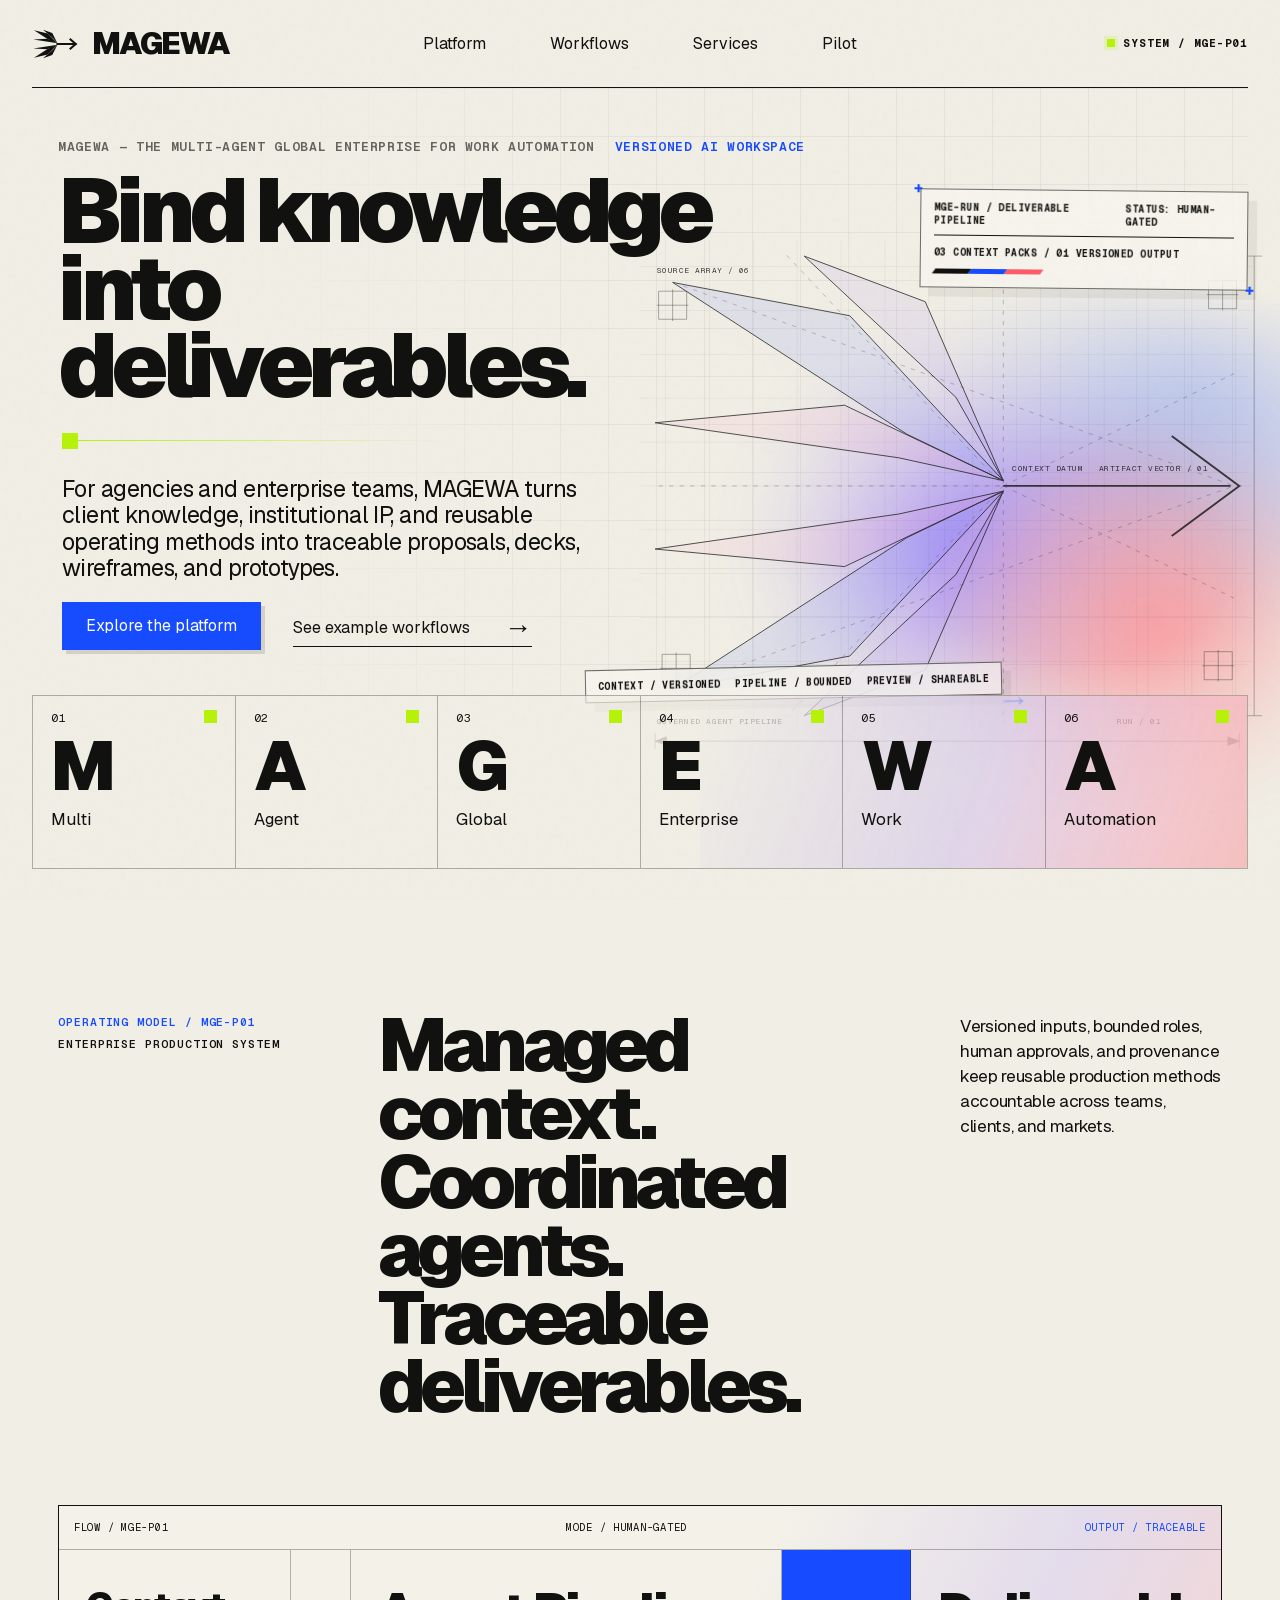
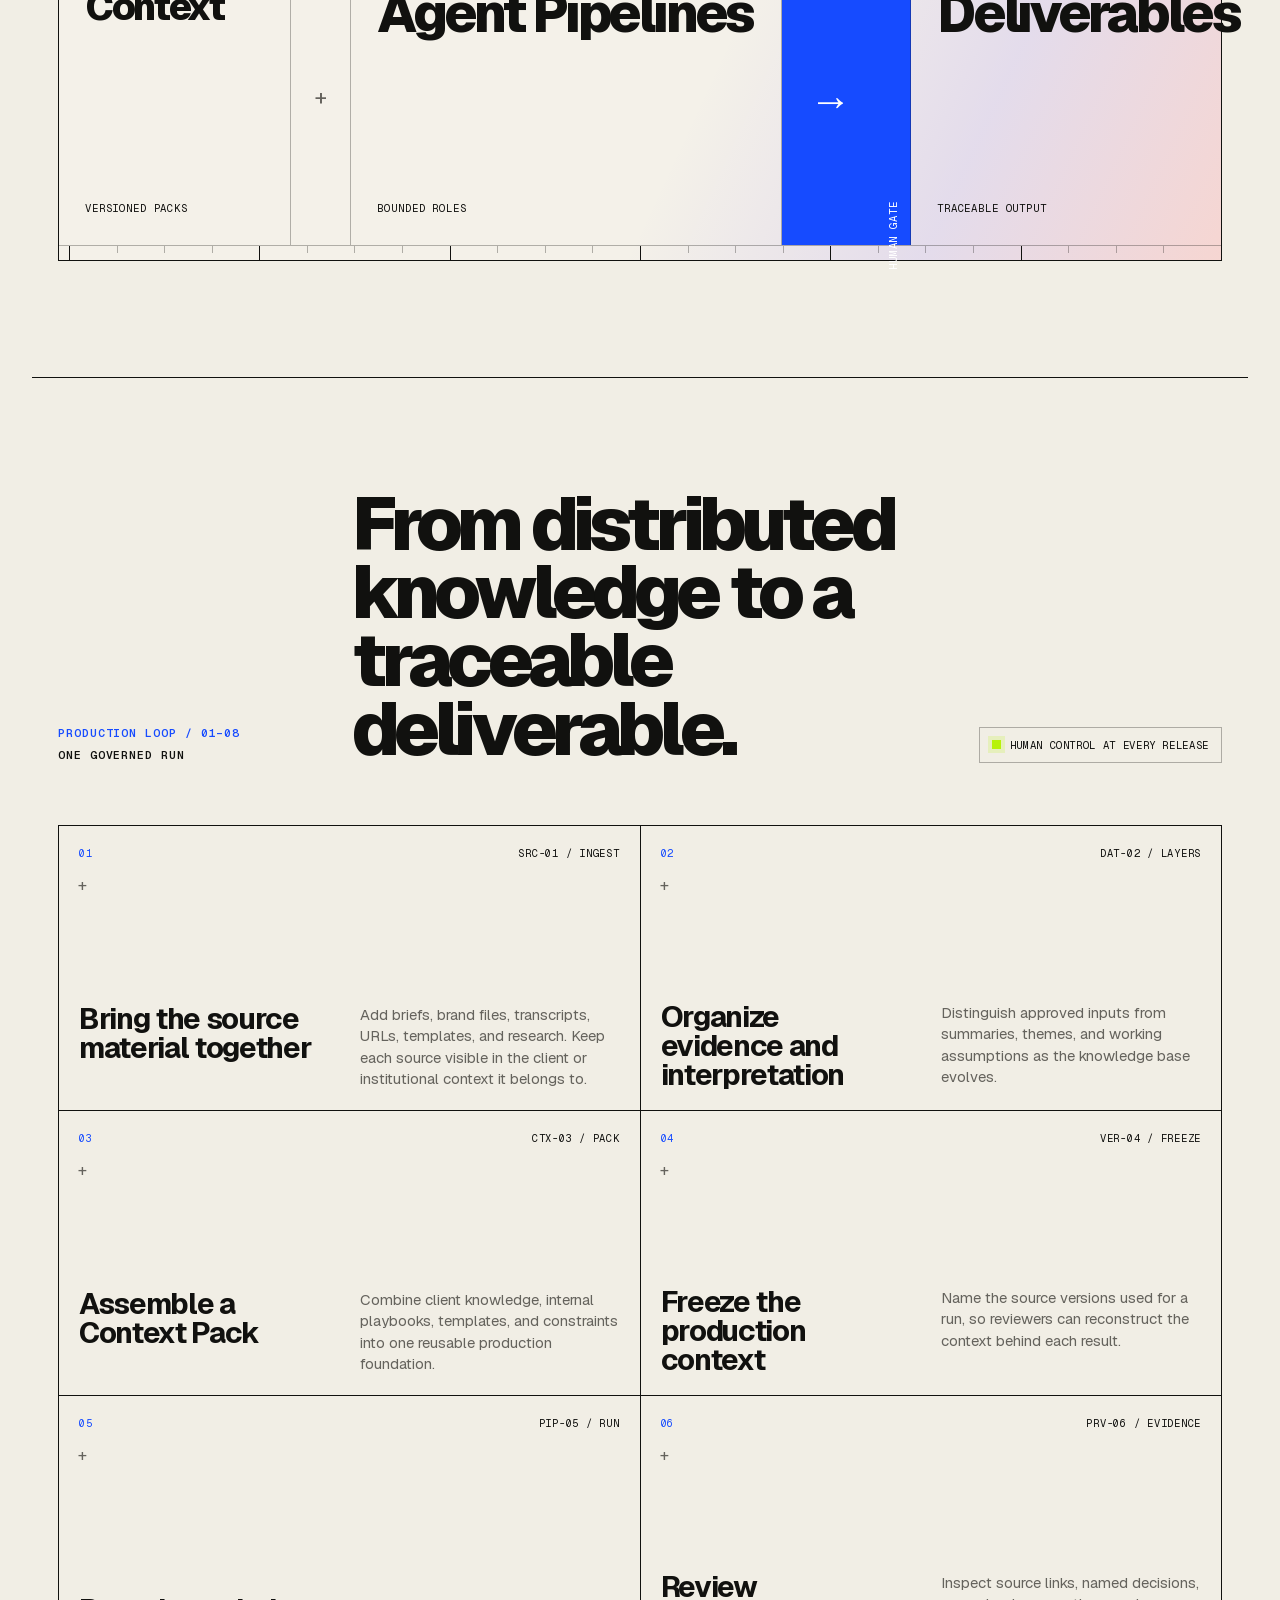
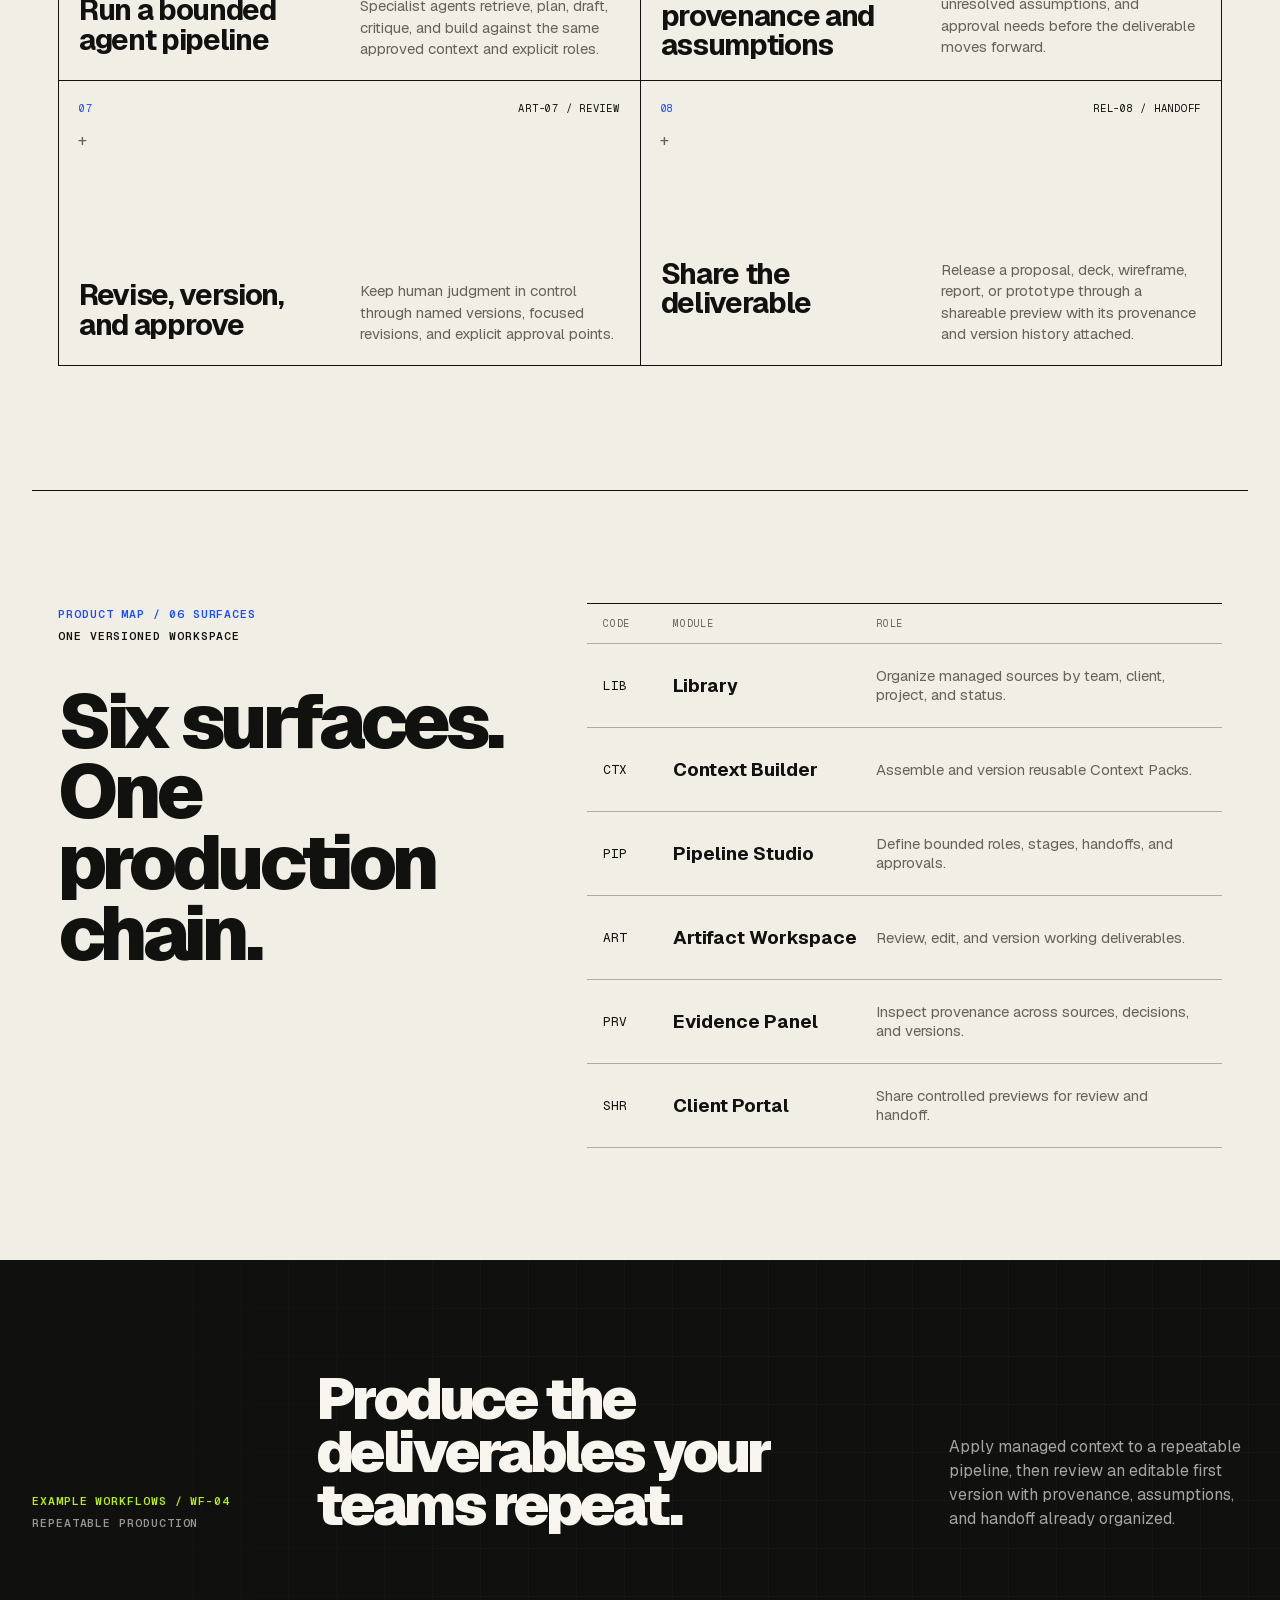
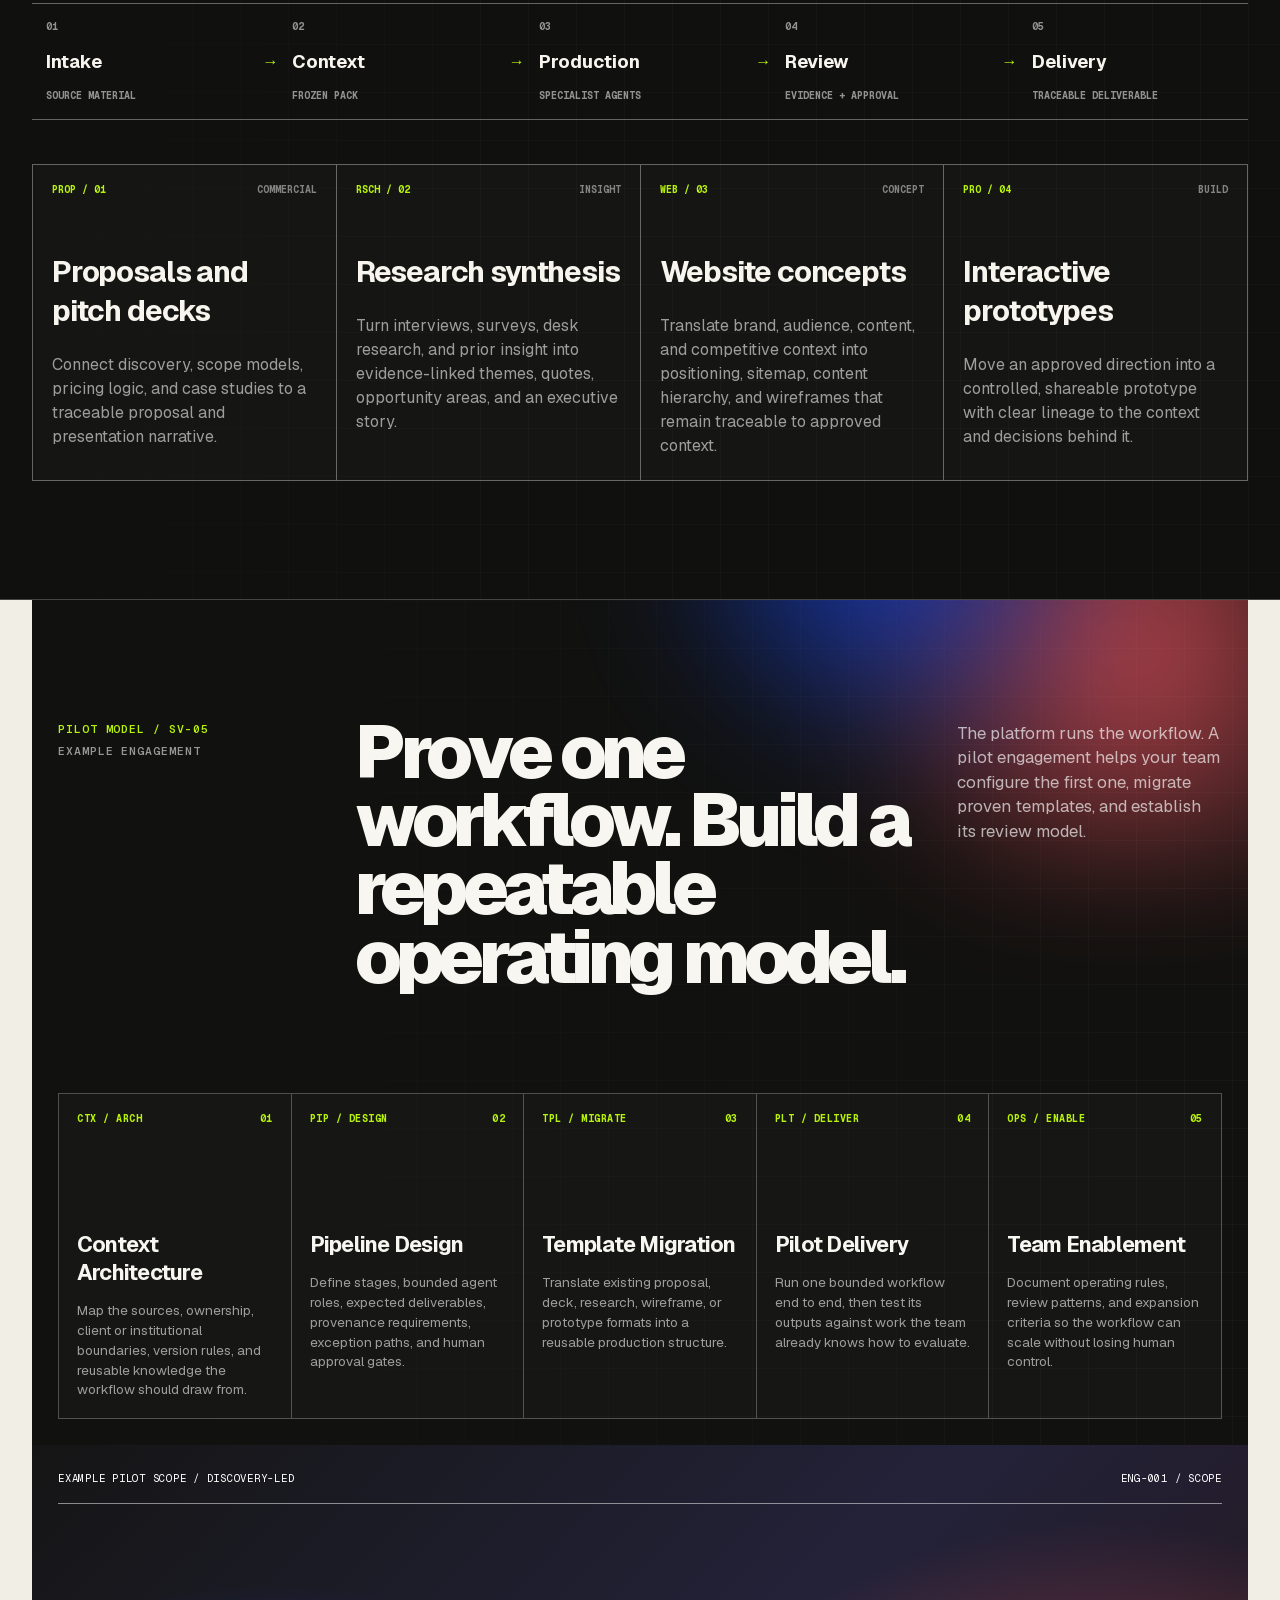
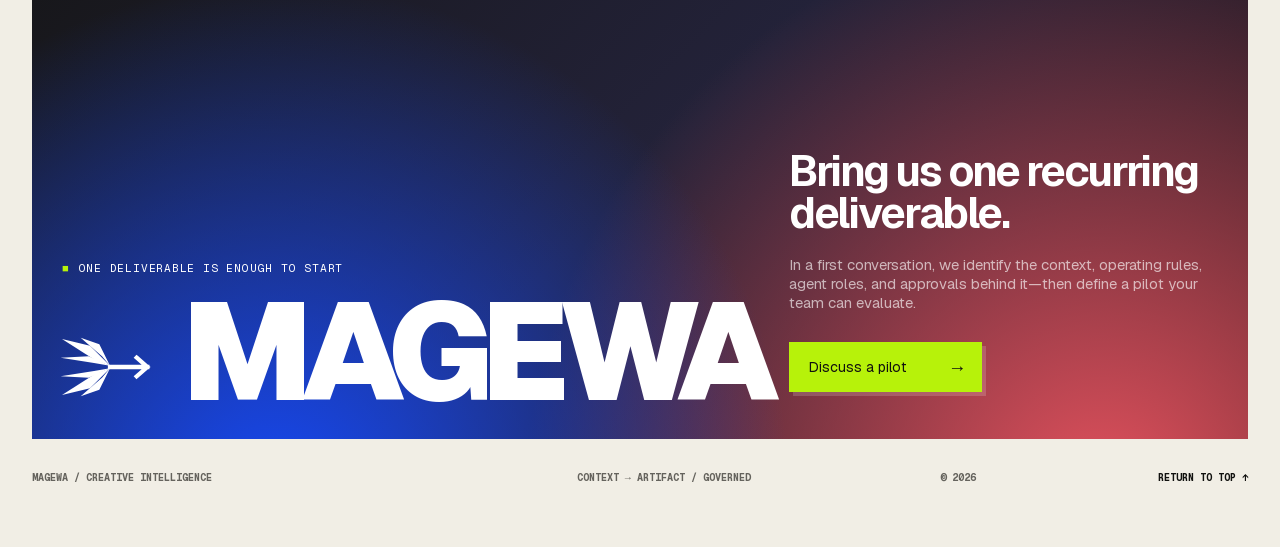
<file: index.html>
<!doctype html>
<html lang="en">
  <head>
    <meta charset="utf-8" />
    <meta name="viewport" content="width=device-width, initial-scale=1" />
    <meta
      name="description"
      content="MAGEWA is a versioned AI workspace for agencies and enterprise teams that binds managed knowledge into traceable deliverables."
    />
    <meta name="theme-color" content="#f1eee5" />
    <title>MAGEWA — Versioned AI Workspace for Agencies and Enterprise Teams</title>
    <link
      rel="preload"
      href="./fonts/geist-latin.woff2"
      as="font"
      type="font/woff2"
      crossorigin
    />
    <link
      rel="preload"
      href="./fonts/geist-mono-latin.woff2"
      as="font"
      type="font/woff2"
      crossorigin
    />
    <link rel="stylesheet" href="./styles.css" />
    <script src="./script.js" defer></script>
  </head>
  <body>
    <a class="skip-link" href="#main-content">Skip to content</a>

    <main id="main-content">
      <div class="site-shell" id="top">
        <header class="site-header">
          <a class="brand-lockup" href="#top" aria-label="MAGEWA home">
            <svg
              class="brand-symbol brand-symbol-small"
              viewBox="0 0 72 48"
              role="img"
              aria-label="Six inputs converging into one execution vector"
            >
              <path d="M3 3 24 8 39 23 28 19Z" />
              <path d="M17 2 31 7 39 23 33 16Z" />
              <path d="M2 17 23 16 39 23 27 21Z" />
              <path d="M2 31 23 32 39 25 27 27Z" />
              <path d="M17 46 31 41 39 25 33 32Z" />
              <path d="M3 45 24 40 39 25 28 29Z" />
              <path class="symbol-vector" d="M39 24H67M59 17l8 7-8 7" />
            </svg>
            <span class="wordmark">MAGEWA</span>
          </a>

          <nav aria-label="Primary navigation">
            <a href="#products">Platform</a>
            <a href="#operations">Workflows</a>
            <a href="#services">Services</a>
            <a href="#format">Pilot</a>
          </nav>

          <div class="header-status" aria-label="MAGEWA system identifier">
            <span aria-hidden="true"></span>
            SYSTEM / MGE-P01
          </div>
        </header>

        <section class="hero" aria-labelledby="hero-title">
          <div class="hero-object" aria-hidden="true">
            <div class="spectral-fog"></div>
            <svg class="blueprint-svg" viewBox="0 0 760 620">
              <g class="blueprint-grid">
                <path d="M60 30V590M110 30V590M160 30V590M210 30V590M260 30V590M310 30V590" />
                <path d="M360 30V590M410 30V590M460 30V590M510 30V590M560 30V590M610 30V590" />
                <path d="M660 30V590M710 30V590" />
                <path d="M30 60H730M30 110H730M30 160H730M30 210H730M30 260H730M30 310H730" />
                <path d="M30 360H730M30 410H730M30 460H730M30 510H730M30 560H730" />
              </g>

              <g class="construction-lines">
                <path d="M52 310H721" />
                <path d="M445 38V580" />
                <path d="M80 82 708 310 80 538" />
                <path d="M198 47 445 310 198 573" />
                <path d="M445 310 708 182M445 310 708 438" />
              </g>

              <g class="execution-mark">
                <path class="wedge wedge-01" d="M68 78 270 116 445 304 335 251Z" />
                <path class="wedge wedge-02" d="M218 48 356 100 445 304 391 209Z" />
                <path class="wedge wedge-03" d="M48 238 264 218 445 304 326 278Z" />
                <path class="wedge wedge-04" d="M48 382 264 402 445 316 326 342Z" />
                <path class="wedge wedge-05" d="M218 572 356 520 445 316 391 411Z" />
                <path class="wedge wedge-06" d="M68 542 270 504 445 316 335 369Z" />
                <path class="execution-line" d="M445 310H704" />
                <path class="execution-head" d="M637 253 714 310 637 367" />
              </g>

              <g class="dimension-lines">
                <path d="M48 601H714" />
                <path d="M48 592V610M714 592V610" />
                <path d="M48 601l13-5v10zM714 601l-13-5v10z" />
                <path d="M731 48V572" />
                <path d="M722 48H740M722 572H740" />
              </g>

              <g class="datum">
                <path d="M50 104h36M68 86v36M52 88h32v32H52z" />
                <path d="M677 92h36M695 74v36M679 76h32v32h-32z" />
                <path d="M54 518h36M72 500v36M56 502h32v32H56z" />
                <path d="M672 515h36M690 497v36M674 499h32v32h-32z" />
              </g>

              <g class="blueprint-labels">
                <text x="50" y="67">SOURCE ARRAY / 06</text>
                <text x="455" y="293">CONTEXT DATUM</text>
                <text x="554" y="293">ARTIFACT VECTOR / 01</text>
                <text x="50" y="582">GOVERNED AGENT PIPELINE</text>
                <text x="575" y="582">RUN / 01</text>
              </g>
            </svg>

            <div class="registry-panel registry-panel-primary">
              <span class="corner corner-top">+</span>
              <span class="corner corner-bottom">+</span>
              <div class="registry-row">
                <span>MGE-RUN / DELIVERABLE PIPELINE</span>
                <span>STATUS: HUMAN-GATED</span>
              </div>
              <div class="registry-rule"></div>
              <p>03 CONTEXT PACKS / 01 VERSIONED OUTPUT</p>
              <div class="registry-glyph">
                <i></i>
                <i></i>
                <i></i>
              </div>
            </div>

            <div class="registry-panel registry-panel-secondary">
              <span>CONTEXT / VERSIONED</span>
              <span>PIPELINE / BOUNDED</span>
              <span>PREVIEW / SHAREABLE</span>
              <div class="registry-arrow">→</div>
            </div>
          </div>

          <div class="hero-content">
            <p class="eyebrow">
              <span>
                MAGEWA — The Multi-Agent Global Enterprise for Work Automation
              </span>
              Versioned AI workspace
            </p>
            <h1 id="hero-title">
              Bind knowledge
              <br />
              into
              <br />
              <em>deliverables.</em>
            </h1>
            <div class="hero-marker" aria-hidden="true"><span></span></div>
            <div class="hero-intro">
              <p>
                For agencies and enterprise teams, MAGEWA turns client
                knowledge, institutional IP, and reusable operating methods
                into traceable proposals, decks, wireframes, and prototypes.
              </p>
              <div class="hero-actions">
                <a class="button button-primary" href="#products">
                  Explore the platform
                </a>
                <a class="text-link" href="#operations">
                  See example workflows <span aria-hidden="true">→</span>
                </a>
              </div>
            </div>
          </div>
        </section>

        <section
          class="acronym-register"
          id="anatomy"
          aria-label="MAGEWA name and platform signature"
        >
          <article class="acronym-cell">
            <div class="cell-meta"><span>01</span><i aria-hidden="true"></i></div>
            <strong>M</strong>
            <p>Multi</p>
          </article>
          <article class="acronym-cell">
            <div class="cell-meta"><span>02</span><i aria-hidden="true"></i></div>
            <strong>A</strong>
            <p>Agent</p>
          </article>
          <article class="acronym-cell">
            <div class="cell-meta"><span>03</span><i aria-hidden="true"></i></div>
            <strong>G</strong>
            <p>Global</p>
          </article>
          <article class="acronym-cell">
            <div class="cell-meta"><span>04</span><i aria-hidden="true"></i></div>
            <strong>E</strong>
            <p>Enterprise</p>
          </article>
          <article class="acronym-cell">
            <div class="cell-meta"><span>05</span><i aria-hidden="true"></i></div>
            <strong>W</strong>
            <p>Work</p>
          </article>
          <article class="acronym-cell">
            <div class="cell-meta"><span>06</span><i aria-hidden="true"></i></div>
            <strong>A</strong>
            <p>Automation</p>
          </article>
        </section>

        <section class="protocol-section" id="principles">
          <div class="section-heading">
            <p class="section-kicker">
              <span>Operating model / MGE-P01</span>
              Enterprise production system
            </p>
            <h2>Managed context. Coordinated agents. Traceable deliverables.</h2>
            <p class="section-summary">
              Versioned inputs, bounded roles, human approvals, and provenance
              keep reusable production methods accountable across teams,
              clients, and markets.
            </p>
          </div>

          <div class="formula-board">
            <div class="formula-meta">
              <span>FLOW / MGE-P01</span>
              <span>MODE / HUMAN-GATED</span>
              <span>OUTPUT / TRACEABLE</span>
            </div>
            <div class="formula">
              <div class="formula-unit formula-article">
                <strong>Context</strong>
                <small>Versioned packs</small>
              </div>
              <div class="formula-plus" aria-hidden="true">+</div>
              <div class="formula-unit formula-identity">
                <strong>Agent Pipelines</strong>
                <small>Bounded roles</small>
              </div>
              <div class="formula-unit formula-hinge">
                <strong>→</strong>
                <small>Human gate</small>
              </div>
              <div class="formula-unit formula-outcome">
                <strong>Deliverables</strong>
                <small>Traceable output</small>
              </div>
            </div>
            <div class="formula-calibration" aria-hidden="true">
              <i></i><i></i><i></i><i></i><i></i><i></i><i></i><i></i>
              <i></i><i></i><i></i><i></i><i></i><i></i><i></i><i></i>
              <i></i><i></i><i></i><i></i><i></i><i></i><i></i><i></i>
            </div>
          </div>
        </section>

        <section class="rules-section reveal" aria-labelledby="rules-title">
          <div class="rules-header">
            <p class="section-kicker">
              <span>Production loop / 01–08</span>
              One governed run
            </p>
            <h2 id="rules-title">
              From distributed knowledge to a traceable deliverable.
            </h2>
            <div class="rules-status">
              <span class="status-light" aria-hidden="true"></span>
              Human control at every release
            </div>
          </div>

          <div class="rules-grid">
            <article class="rule-card">
              <div class="rule-index"><span>01</span><span>SRC-01 / INGEST</span></div>
              <div class="rule-copy">
                <h3>Bring the source material together</h3>
                <p>
                  Add briefs, brand files, transcripts, URLs, templates, and
                  research. Keep each source visible in the client or
                  institutional context it belongs to.
                </p>
              </div>
              <span class="rule-marker" aria-hidden="true">+</span>
            </article>

            <article class="rule-card">
              <div class="rule-index"><span>02</span><span>DAT-02 / LAYERS</span></div>
              <div class="rule-copy">
                <h3>Organize evidence and interpretation</h3>
                <p>
                  Distinguish approved inputs from summaries, themes, and
                  working assumptions as the knowledge base evolves.
                </p>
              </div>
              <span class="rule-marker" aria-hidden="true">+</span>
            </article>

            <article class="rule-card">
              <div class="rule-index"><span>03</span><span>CTX-03 / PACK</span></div>
              <div class="rule-copy">
                <h3>Assemble a Context Pack</h3>
                <p>
                  Combine client knowledge, internal playbooks, templates, and
                  constraints into one reusable production foundation.
                </p>
              </div>
              <span class="rule-marker" aria-hidden="true">+</span>
            </article>

            <article class="rule-card">
              <div class="rule-index"><span>04</span><span>VER-04 / FREEZE</span></div>
              <div class="rule-copy">
                <h3>Freeze the production context</h3>
                <p>
                  Name the source versions used for a run, so reviewers can
                  reconstruct the context behind each result.
                </p>
              </div>
              <span class="rule-marker" aria-hidden="true">+</span>
            </article>

            <article class="rule-card">
              <div class="rule-index"><span>05</span><span>PIP-05 / RUN</span></div>
              <div class="rule-copy">
                <h3>Run a bounded agent pipeline</h3>
                <p>
                  Specialist agents retrieve, plan, draft, critique, and build
                  against the same approved context and explicit roles.
                </p>
              </div>
              <span class="rule-marker" aria-hidden="true">+</span>
            </article>

            <article class="rule-card">
              <div class="rule-index"><span>06</span><span>PRV-06 / EVIDENCE</span></div>
              <div class="rule-copy">
                <h3>Review provenance and assumptions</h3>
                <p>
                  Inspect source links, named decisions, unresolved assumptions,
                  and approval needs before the deliverable moves forward.
                </p>
              </div>
              <span class="rule-marker" aria-hidden="true">+</span>
            </article>

            <article class="rule-card">
              <div class="rule-index"><span>07</span><span>ART-07 / REVIEW</span></div>
              <div class="rule-copy">
                <h3>Revise, version, and approve</h3>
                <p>
                  Keep human judgment in control through named versions, focused
                  revisions, and explicit approval points.
                </p>
              </div>
              <span class="rule-marker" aria-hidden="true">+</span>
            </article>

            <article class="rule-card">
              <div class="rule-index"><span>08</span><span>REL-08 / HANDOFF</span></div>
              <div class="rule-copy">
                <h3>Share the deliverable</h3>
                <p>
                  Release a proposal, deck, wireframe, report, or prototype
                  through a shareable preview with its provenance and version
                  history attached.
                </p>
              </div>
              <span class="rule-marker" aria-hidden="true">+</span>
            </article>
          </div>
        </section>

        <section
          class="lexicon-section reveal"
          id="products"
          aria-labelledby="lexicon-title"
        >
          <div class="lexicon-title">
            <p class="section-kicker">
              <span>Product map / 06 surfaces</span>
              One versioned workspace
            </p>
            <h2 id="lexicon-title">
              Six surfaces.
              <br />
              One production chain.
            </h2>
          </div>

          <div class="lexicon-table" role="table" aria-label="MAGEWA product modules">
            <div class="lexicon-row lexicon-row-head" role="row">
              <span role="columnheader">Code</span>
              <span role="columnheader">Module</span>
              <span role="columnheader">Role</span>
            </div>
            <div class="lexicon-row" role="row">
              <span role="cell">LIB</span><strong role="cell">Library</strong
              ><span role="cell">Organize managed sources by team, client, project, and status.</span>
            </div>
            <div class="lexicon-row" role="row">
              <span role="cell">CTX</span><strong role="cell">Context Builder</strong
              ><span role="cell">Assemble and version reusable Context Packs.</span>
            </div>
            <div class="lexicon-row" role="row">
              <span role="cell">PIP</span><strong role="cell">Pipeline Studio</strong
              ><span role="cell">Define bounded roles, stages, handoffs, and approvals.</span>
            </div>
            <div class="lexicon-row" role="row">
              <span role="cell">ART</span><strong role="cell">Artifact Workspace</strong
              ><span role="cell">Review, edit, and version working deliverables.</span>
            </div>
            <div class="lexicon-row" role="row">
              <span role="cell">PRV</span><strong role="cell">Evidence Panel</strong
              ><span role="cell">Inspect provenance across sources, decisions, and versions.</span>
            </div>
            <div class="lexicon-row" role="row">
              <span role="cell">SHR</span><strong role="cell">Client Portal</strong
              ><span role="cell">Share controlled previews for review and handoff.</span>
            </div>
          </div>
        </section>

        <section class="operations-section reveal" id="operations" aria-labelledby="operations-title">
          <div class="operations-heading">
            <p class="section-kicker section-kicker-light">
              <span>Example workflows / WF-04</span>
              Repeatable production
            </p>
            <h2 id="operations-title">
              Produce the deliverables your teams repeat.
            </h2>
            <p>
              Apply managed context to a repeatable pipeline, then review an
              editable first version with provenance, assumptions, and handoff
              already organized.
            </p>
          </div>

          <div class="pipeline-strip" aria-label="Example MAGEWA operating flow">
            <div><span>01</span><strong>Intake</strong><small>Source material</small></div>
            <i aria-hidden="true">→</i>
            <div><span>02</span><strong>Context</strong><small>Frozen pack</small></div>
            <i aria-hidden="true">→</i>
            <div><span>03</span><strong>Production</strong><small>Specialist agents</small></div>
            <i aria-hidden="true">→</i>
            <div><span>04</span><strong>Review</strong><small>Evidence + approval</small></div>
            <i aria-hidden="true">→</i>
            <div><span>05</span><strong>Delivery</strong><small>Traceable deliverable</small></div>
          </div>

          <div class="capability-grid">
            <article class="capability-card">
              <div class="capability-code"><span>PROP / 01</span><span>COMMERCIAL</span></div>
              <h3>Proposals and pitch decks</h3>
              <p>
                Connect discovery, scope models, pricing logic, and case studies
                to a traceable proposal and presentation narrative.
              </p>
            </article>
            <article class="capability-card">
              <div class="capability-code"><span>RSCH / 02</span><span>INSIGHT</span></div>
              <h3>Research synthesis</h3>
              <p>
                Turn interviews, surveys, desk research, and prior insight into
                evidence-linked themes, quotes, opportunity areas, and an
                executive story.
              </p>
            </article>
            <article class="capability-card">
              <div class="capability-code"><span>WEB / 03</span><span>CONCEPT</span></div>
              <h3>Website concepts</h3>
              <p>
                Translate brand, audience, content, and competitive context into
                positioning, sitemap, content hierarchy, and wireframes that
                remain traceable to approved context.
              </p>
            </article>
            <article class="capability-card">
              <div class="capability-code"><span>PRO / 04</span><span>BUILD</span></div>
              <h3>Interactive prototypes</h3>
              <p>
                Move an approved direction into a controlled, shareable prototype
                with clear lineage to the context and decisions behind it.
              </p>
            </article>
          </div>
        </section>

        <section
          class="systems-section reveal"
          id="services"
          aria-labelledby="systems-title"
        >
          <div class="systems-glow" aria-hidden="true"></div>
          <div class="systems-intro">
            <p class="section-kicker section-kicker-light">
              <span>Pilot model / SV-05</span>
              Example engagement
            </p>
            <h2 id="systems-title">
              Prove one workflow. Build a repeatable operating model.
            </h2>
            <p>
              The platform runs the workflow. A pilot engagement helps your
              team configure the first one, migrate proven templates, and
              establish its review model.
            </p>
          </div>
          <div class="decisions-grid">
            <article class="decision-card">
              <div class="decision-code"><span>CTX / ARCH</span><span>01</span></div>
              <h3>Context Architecture</h3>
              <p>
                Map the sources, ownership, client or institutional boundaries,
                version rules, and reusable knowledge the workflow should draw
                from.
              </p>
            </article>
            <article class="decision-card">
              <div class="decision-code"><span>PIP / DESIGN</span><span>02</span></div>
              <h3>Pipeline Design</h3>
              <p>
                Define stages, bounded agent roles, expected deliverables,
                provenance requirements, exception paths, and human approval
                gates.
              </p>
            </article>
            <article class="decision-card">
              <div class="decision-code"><span>TPL / MIGRATE</span><span>03</span></div>
              <h3>Template Migration</h3>
              <p>
                Translate existing proposal, deck, research, wireframe, or
                prototype formats into a reusable production structure.
              </p>
            </article>
            <article class="decision-card">
              <div class="decision-code"><span>PLT / DELIVER</span><span>04</span></div>
              <h3>Pilot Delivery</h3>
              <p>
                Run one bounded workflow end to end, then test its outputs
                against work the team already knows how to evaluate.
              </p>
            </article>
            <article class="decision-card">
              <div class="decision-code"><span>OPS / ENABLE</span><span>05</span></div>
              <h3>Team Enablement</h3>
              <p>
                Document operating rules, review patterns, and expansion
                criteria so the workflow can scale without losing human control.
              </p>
            </article>
          </div>
        </section>

        <section class="ratification reveal" id="format" aria-labelledby="format-title">
          <div class="ratification-topline">
            <span>Example pilot scope / discovery-led</span>
            <span>ENG-001 / SCOPE</span>
          </div>
          <div class="ratification-layout">
            <div class="final-lockup">
              <p class="approval-label">
                <span aria-hidden="true">■</span> One deliverable is enough to start
              </p>
              <div class="final-mark-line">
                <svg
                  class="brand-symbol brand-symbol-final"
                  viewBox="0 0 72 48"
                  aria-hidden="true"
                >
                  <path d="M3 3 24 8 39 23 28 19Z" />
                  <path d="M17 2 31 7 39 23 33 16Z" />
                  <path d="M2 17 23 16 39 23 27 21Z" />
                  <path d="M2 31 23 32 39 25 27 27Z" />
                  <path d="M17 46 31 41 39 25 33 32Z" />
                  <path d="M3 45 24 40 39 25 28 29Z" />
                  <path class="symbol-vector" d="M39 24H67M59 17l8 7-8 7" />
                </svg>
                <h2 id="format-title">MAGEWA</h2>
              </div>
            </div>
            <div class="final-name">
              <p>Bring us one recurring deliverable.</p>
              <span>
                In a first conversation, we identify the context, operating
                rules, agent roles, and approvals behind it—then define a pilot
                your team can evaluate.
              </span>
              <a
                class="contact-button"
                href="mailto:hello@magewa.com?subject=MAGEWA%20pilot"
              >
                <span>Discuss a pilot</span>
                <span class="contact-icon" aria-hidden="true">→</span>
              </a>
            </div>
          </div>
        </section>

        <footer class="site-footer">
          <span>MAGEWA / CREATIVE INTELLIGENCE</span>
          <span>CONTEXT → ARTIFACT / GOVERNED</span>
          <span>© <b data-year>2026</b></span>
          <a href="#top">Return to top ↑</a>
        </footer>
      </div>
    </main>
  </body>
</html>
</file>
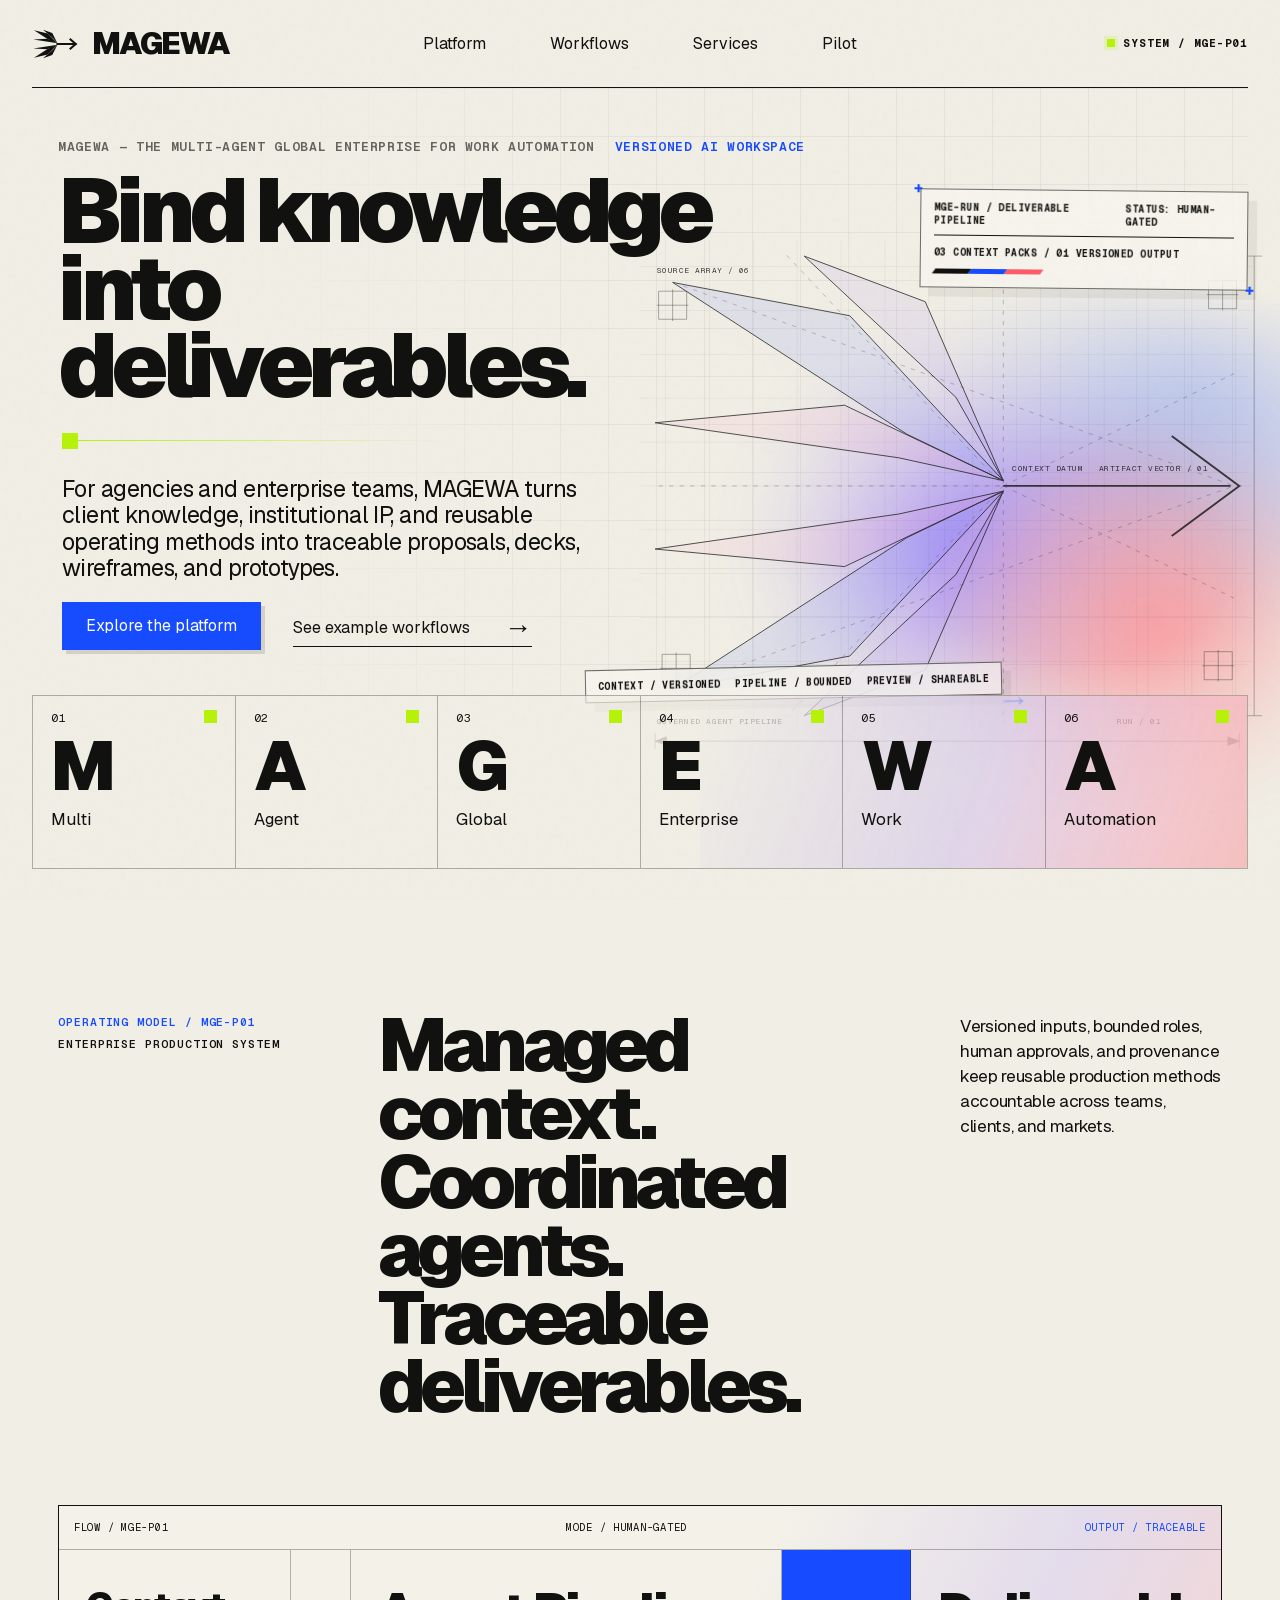
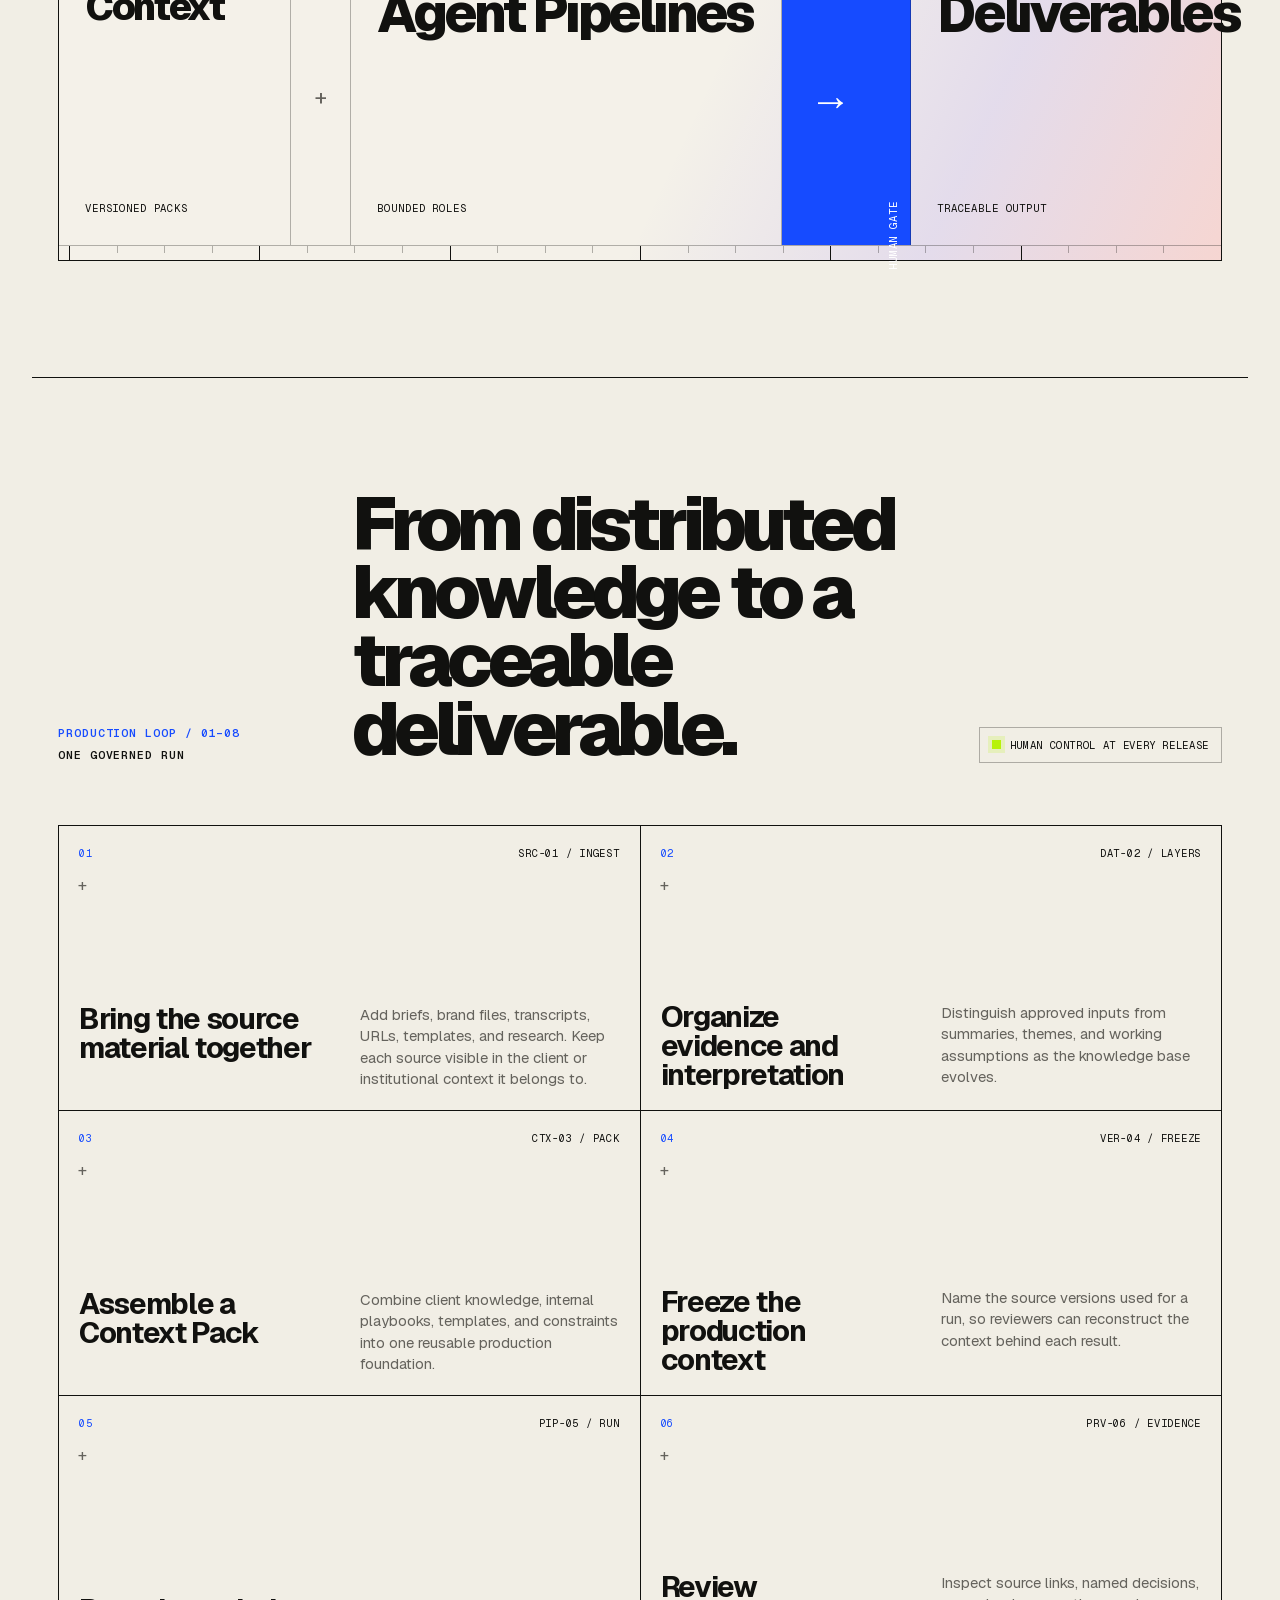
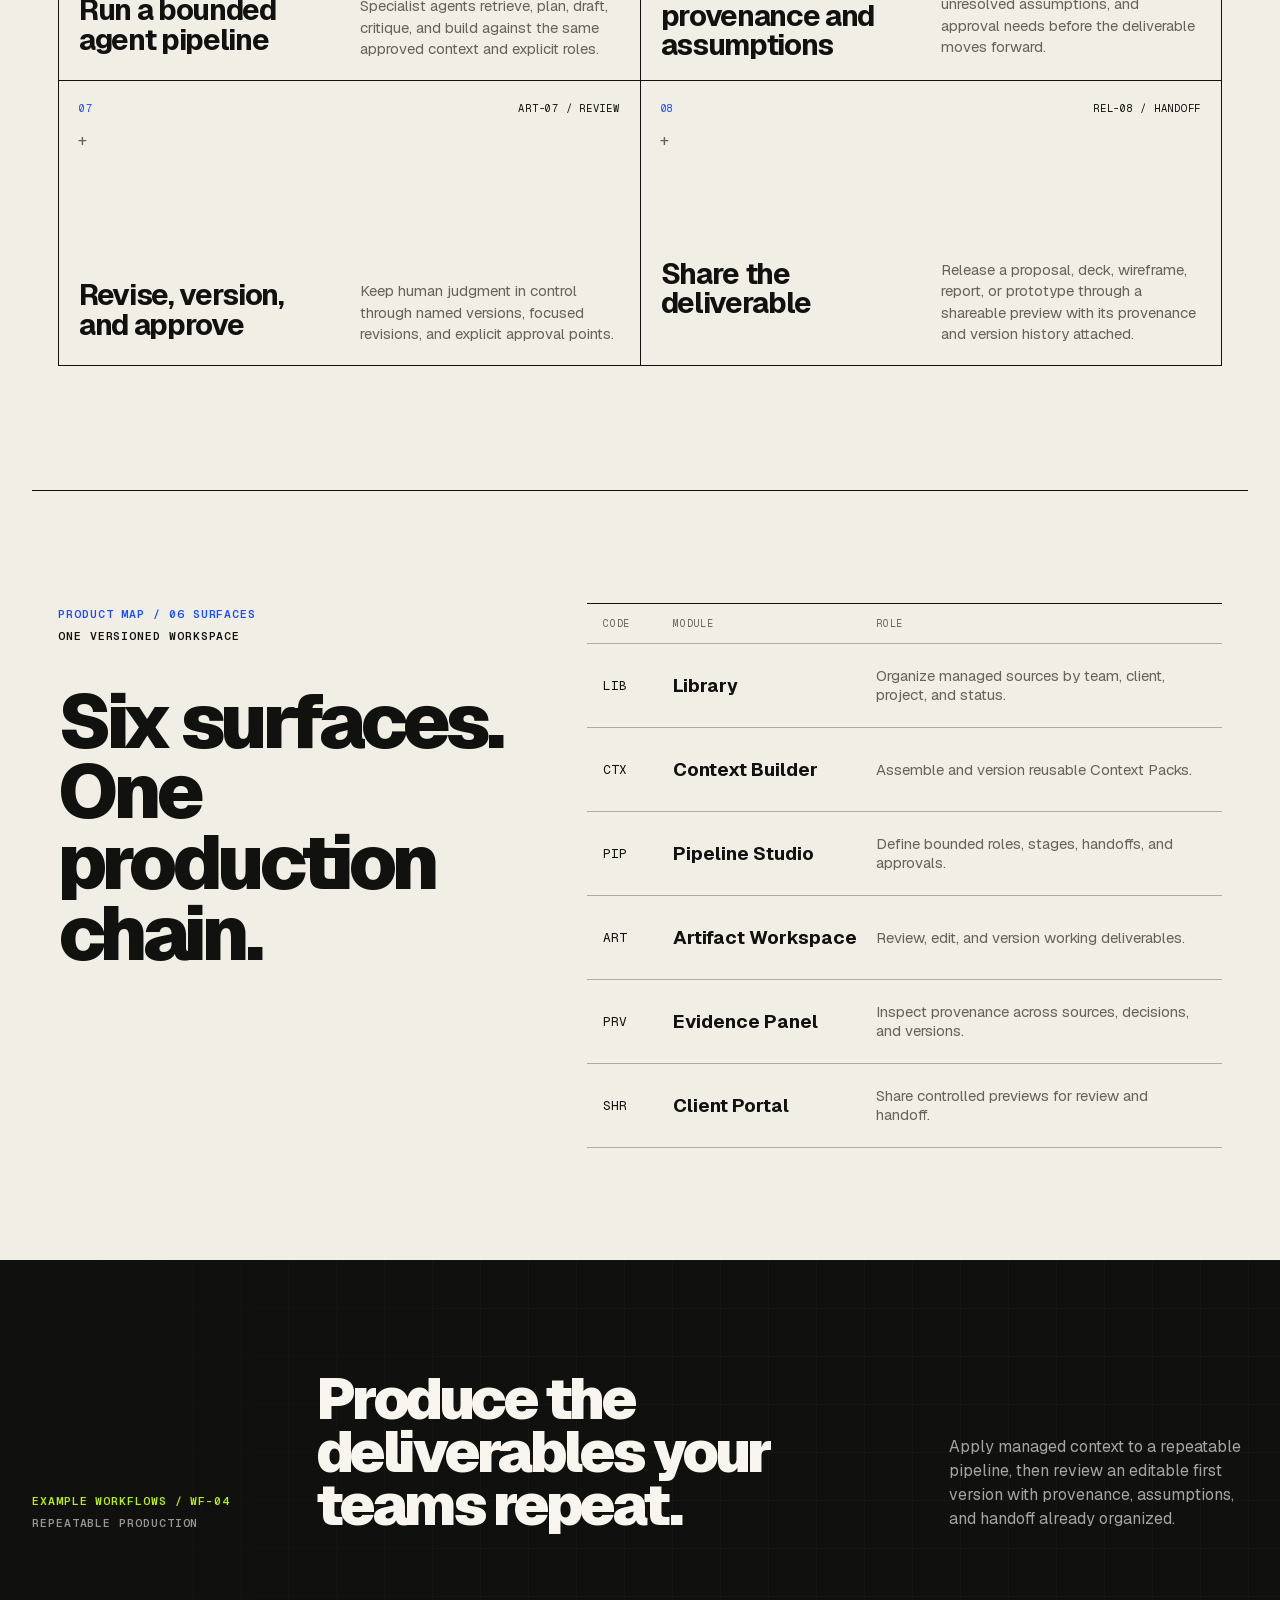
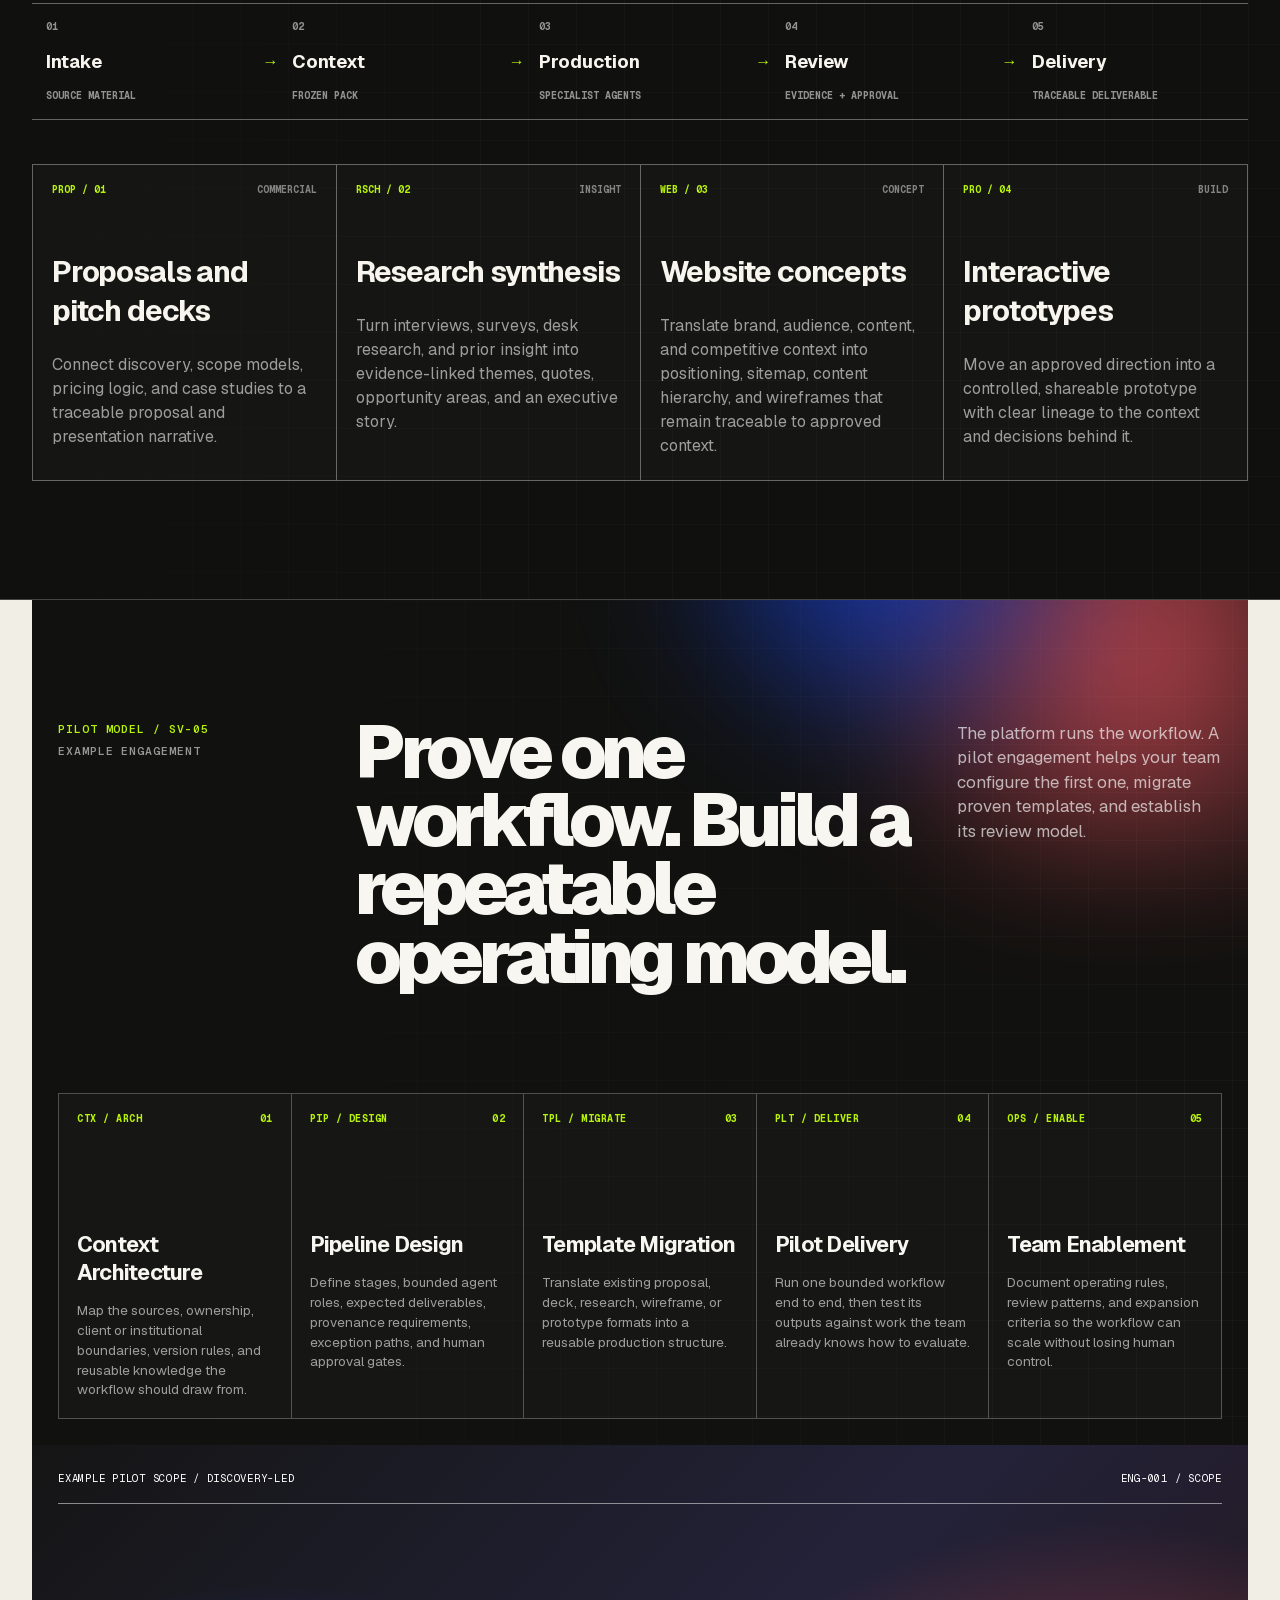
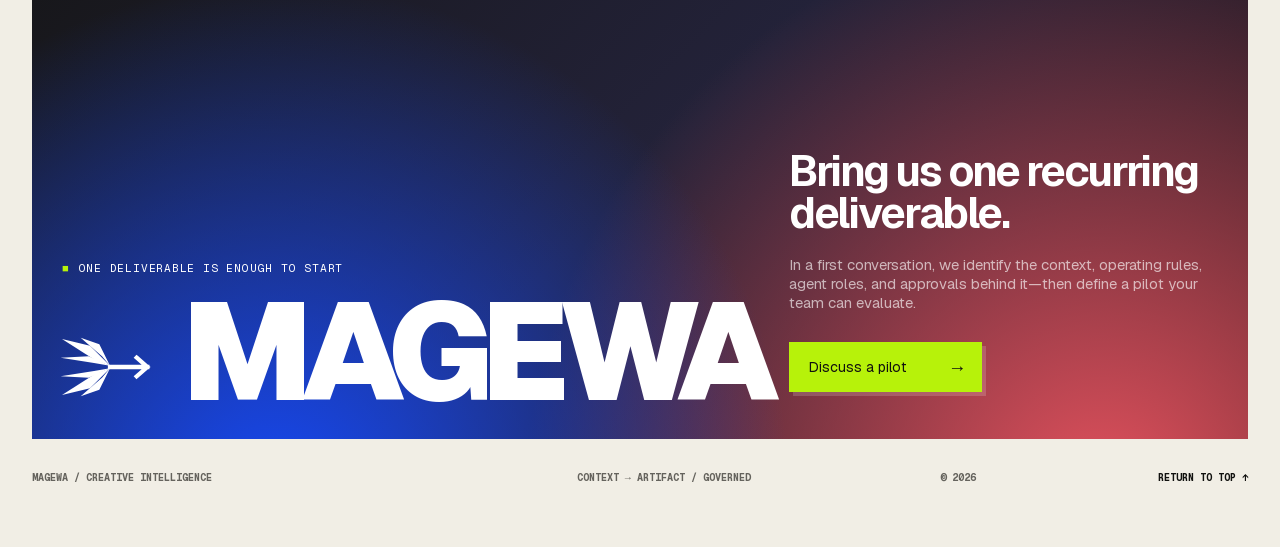
<file: brand-card.html>
<!doctype html>
<html lang="en">
  <head>
    <meta charset="utf-8" />
    <meta name="viewport" content="width=device-width, initial-scale=1" />
    <meta http-equiv="refresh" content="0; url=./" />
    <link rel="canonical" href="./" />
    <title>MAGEWA — Versioned AI Workspace</title>
    <style>
      html {
        color: #11110f;
        background: #f1eee5;
        font: 16px/1.5 Arial, sans-serif;
      }

      body {
        display: grid;
        min-height: 100vh;
        margin: 0;
        place-items: center;
      }

      a {
        color: #164bff;
      }
    </style>
  </head>
  <body>
    <p>Opening the <a href="./">MAGEWA company site</a>…</p>
    <script>
      window.location.replace("./");
    </script>
  </body>
</html>
</file>
<file: styles.css>
@font-face {
  font-family: "Geist";
  font-style: normal;
  font-weight: 100 900;
  font-display: swap;
  src: url("./fonts/geist-latin.woff2") format("woff2");
}

@font-face {
  font-family: "Geist Mono";
  font-style: normal;
  font-weight: 100 900;
  font-display: swap;
  src: url("./fonts/geist-mono-latin.woff2") format("woff2");
}

:root {
  --paper: #f1eee5;
  --paper-bright: #f8f6f0;
  --ink: #11110f;
  --muted: #65635d;
  --line: rgb(17 17 15 / 30%);
  --line-soft: rgb(17 17 15 / 12%);
  --blue: #164bff;
  --violet: #6d43ff;
  --pink: #ff5a67;
  --orange: #ff5a67;
  --lime: #b7f20a;
  --sans: "Geist", "Helvetica Neue", Helvetica, Arial, sans-serif;
  --mono: "Geist Mono", "SFMono-Regular", Consolas, monospace;
}

*,
*::before,
*::after {
  box-sizing: border-box;
}

html {
  scroll-behavior: smooth;
}

body {
  margin: 0;
  color: var(--ink);
  background: var(--paper);
  font-family: var(--sans);
  -webkit-font-smoothing: antialiased;
  -moz-osx-font-smoothing: grayscale;
  text-rendering: optimizeLegibility;
}

body::before {
  position: fixed;
  z-index: 100;
  inset: 0;
  pointer-events: none;
  content: "";
  opacity: 0.11;
  background-image: url("data:image/svg+xml,%3Csvg viewBox='0 0 180 180' xmlns='http://www.w3.org/2000/svg'%3E%3Cfilter id='n'%3E%3CfeTurbulence type='fractalNoise' baseFrequency='.82' numOctaves='4' stitchTiles='stitch'/%3E%3C/filter%3E%3Crect width='100%25' height='100%25' filter='url(%23n)' opacity='.22'/%3E%3C/svg%3E");
  mix-blend-mode: multiply;
}

a {
  color: inherit;
  text-decoration: none;
}

button,
a {
  -webkit-tap-highlight-color: transparent;
}

a:focus-visible,
button:focus-visible {
  outline: 2px solid var(--blue);
  outline-offset: 4px;
}

::selection {
  color: var(--paper-bright);
  background: var(--blue);
}

.skip-link {
  position: fixed;
  z-index: 200;
  top: 12px;
  left: 12px;
  padding: 10px 14px;
  color: #fff;
  background: var(--ink);
  font: 700 0.8rem/1 var(--mono);
  text-transform: uppercase;
  transform: translateY(-160%);
}

.skip-link:focus {
  transform: translateY(0);
}

.sr-only {
  position: absolute;
  width: 1px;
  height: 1px;
  padding: 0;
  overflow: hidden;
  clip: rect(0, 0, 0, 0);
  white-space: nowrap;
  border: 0;
}

.site-shell {
  width: min(100%, 1600px);
  min-height: 100vh;
  margin: 0 auto;
  padding: 0 32px 32px;
  overflow: clip;
}

.site-header {
  position: relative;
  z-index: 12;
  display: grid;
  grid-template-columns: 1fr auto 1fr;
  min-height: 88px;
  align-items: center;
  border-bottom: 1px solid var(--ink);
}

.brand-lockup {
  display: inline-flex;
  width: max-content;
  align-items: center;
  gap: 13px;
}

.wordmark {
  font-size: clamp(1.75rem, 2.4vw, 2.45rem);
  font-weight: 900;
  letter-spacing: -0.055em;
  line-height: 1;
}

.brand-symbol {
  overflow: visible;
  fill: var(--ink);
}

.brand-symbol-small {
  width: 47px;
  height: 32px;
  transition: transform 220ms cubic-bezier(0.2, 0.75, 0.25, 1);
}

.brand-symbol .symbol-vector {
  fill: none;
  stroke: currentColor;
  stroke-width: 3.2;
  stroke-linecap: square;
  stroke-linejoin: miter;
}

.brand-lockup:hover .brand-symbol-small,
.brand-lockup:focus-visible .brand-symbol-small {
  transform: translateX(3px);
}

.brand-lockup:active .brand-symbol-small {
  transform: translate(1px, 1px);
}

.site-header nav {
  display: flex;
  align-items: center;
  justify-content: center;
  gap: clamp(2rem, 5vw, 5.5rem);
  font-size: 1rem;
}

.site-header nav a {
  position: relative;
  padding: 12px 0;
}

.site-header nav a::after {
  position: absolute;
  right: 0;
  bottom: 5px;
  left: 0;
  height: 1px;
  content: "";
  background: var(--blue);
  transform: scaleX(0);
  transform-origin: right;
  transition: transform 180ms ease;
}

.site-header nav a:hover::after,
.site-header nav a:focus-visible::after,
.site-header nav a:active::after,
.site-header nav a.is-current::after {
  transform: scaleX(1);
  transform-origin: left;
}

.header-status {
  display: flex;
  justify-self: end;
  align-items: center;
  gap: 8px;
  font: 700 0.7rem/1 var(--mono);
  letter-spacing: 0.07em;
}

.header-status span {
  width: 8px;
  height: 8px;
  background: var(--lime);
  box-shadow: 0 0 0 3px rgb(185 242 11 / 18%);
}

.hero {
  position: relative;
  min-height: 607px;
  isolation: isolate;
}

.hero::before {
  position: absolute;
  z-index: -2;
  inset: 0;
  content: "";
  opacity: 0.42;
  background-image:
    linear-gradient(var(--line-soft) 1px, transparent 1px),
    linear-gradient(90deg, var(--line-soft) 1px, transparent 1px);
  background-size: 48px 48px;
  mask-image: linear-gradient(90deg, transparent 18%, #000 50%, #000);
}

.hero-content {
  position: relative;
  z-index: 5;
  padding: 50px 0 42px 26px;
}

.eyebrow,
.section-kicker,
.formula-meta,
.cell-meta,
.registry-panel,
.rule-index,
.rules-status,
.lexicon-row-head,
.capability-code,
.decision-code,
.ratification-topline,
.approval-label,
.site-footer,
.header-status,
.blueprint-labels {
  font-family: var(--mono);
}

.eyebrow {
  display: flex;
  gap: 20px;
  margin: 0 0 17px;
  color: var(--blue);
  font-size: 0.82rem;
  font-weight: 600;
  letter-spacing: 0.05em;
  text-transform: uppercase;
}

.eyebrow span {
  color: var(--muted);
}

.hero h1 {
  max-width: 1030px;
  margin: 0;
  font-size: clamp(4.8rem, 7.05vw, 7.25rem);
  font-weight: 900;
  letter-spacing: -0.068em;
  line-height: 0.86;
}

.hero h1 em {
  color: inherit;
  font-style: normal;
}

.hero-marker {
  display: flex;
  width: min(385px, 31vw);
  align-items: center;
  margin: 28px 0 27px 4px;
}

.hero-marker::before {
  width: 16px;
  height: 16px;
  flex: 0 0 auto;
  content: "";
  background: var(--lime);
}

.hero-marker span {
  width: 100%;
  height: 1px;
  background: linear-gradient(90deg, var(--lime), transparent);
}

.hero-intro {
  max-width: 550px;
  margin-left: 4px;
}

.hero-intro > p {
  margin: 0;
  font-size: 1.45rem;
  letter-spacing: -0.025em;
  line-height: 1.14;
}

.hero-actions {
  display: flex;
  margin-top: 20px;
  align-items: center;
  gap: 32px;
}

.button {
  display: inline-flex;
  min-height: 48px;
  align-items: center;
  justify-content: center;
  padding: 0 24px;
  font-size: 0.98rem;
  transition: transform 180ms ease, background-color 180ms ease;
}

.button-primary {
  min-width: 195px;
  color: #fff;
  background: var(--blue);
  box-shadow: 4px 4px 0 rgb(17 17 15 / 13%);
}

.button-primary:hover,
.button-primary:focus-visible {
  background: var(--violet);
  transform: translateY(-2px);
}

.button-primary:active {
  box-shadow: 2px 2px 0 rgb(17 17 15 / 13%);
  transform: translate(2px, 2px);
}

.text-link {
  position: relative;
  display: inline-flex;
  align-items: center;
  gap: 34px;
  padding: 12px 0 8px;
  border-bottom: 1px solid var(--ink);
}

.text-link span {
  font-size: 1.75rem;
  font-weight: 300;
  line-height: 0;
  transition: transform 180ms ease;
}

.text-link:hover span,
.text-link:focus-visible span {
  transform: translateX(7px);
}

.text-link:active span {
  transform: translateX(10px);
}

.hero-object {
  position: absolute;
  z-index: 1;
  top: 16px;
  right: -32px;
  width: min(62vw, 950px);
  height: 650px;
  pointer-events: none;
}

.spectral-fog {
  position: absolute;
  right: -11%;
  bottom: -10%;
  width: 94%;
  height: 84%;
  opacity: 0.58;
  background:
    radial-gradient(circle at 72% 65%, rgb(255 90 103 / 92%), transparent 35%),
    radial-gradient(circle at 45% 48%, rgb(109 67 255 / 88%), transparent 46%),
    radial-gradient(circle at 80% 12%, rgb(22 75 255 / 86%), transparent 41%);
  filter: blur(27px) saturate(1.08);
  mask-image: radial-gradient(ellipse at 62% 54%, #000 22%, transparent 72%);
  animation: fog-drift 12s ease-in-out infinite alternate;
}

.spectral-fog::after {
  position: absolute;
  inset: 3% 0 0 20%;
  content: "";
  opacity: 0.2;
  background-image: radial-gradient(rgb(17 17 15 / 65%) 0.8px, transparent 0.9px);
  background-size: 4px 4px;
  mask-image: linear-gradient(135deg, transparent, #000, transparent);
  mix-blend-mode: multiply;
}

.blueprint-svg {
  position: absolute;
  z-index: 2;
  right: 0;
  bottom: -4px;
  width: 84%;
  height: auto;
  overflow: visible;
  fill: none;
  stroke: var(--ink);
  stroke-width: 0.9;
  opacity: 0.78;
  filter: drop-shadow(0 14px 22px rgb(22 75 255 / 10%));
  animation: object-drift 17s ease-in-out infinite alternate;
}

.hero.is-motion-paused .spectral-fog,
.hero.is-motion-paused .blueprint-svg {
  animation-play-state: paused;
}

.blueprint-grid {
  stroke-width: 0.45;
  opacity: 0.15;
}

.construction-lines {
  stroke-dasharray: 5 7;
  opacity: 0.38;
}

.execution-mark {
  stroke-width: 1.05;
}

.execution-mark .wedge {
  fill: rgb(241 238 229 / 28%);
  stroke: var(--ink);
}

.execution-mark .wedge-01,
.execution-mark .wedge-06 {
  fill: rgb(22 75 255 / 10%);
}

.execution-mark .wedge-02,
.execution-mark .wedge-05 {
  fill: rgb(118 80 255 / 9%);
}

.execution-mark .wedge-03,
.execution-mark .wedge-04 {
  fill: rgb(246 92 165 / 8%);
}

.execution-line,
.execution-head {
  stroke-width: 2.2;
}

.dimension-lines {
  opacity: 0.62;
  stroke-width: 0.7;
}

.dimension-lines path:nth-child(3) {
  fill: var(--ink);
}

.datum {
  opacity: 0.7;
  stroke-width: 0.7;
}

.blueprint-labels {
  fill: var(--ink);
  stroke: none;
  font-size: 9px;
  letter-spacing: 0.06em;
}

.registry-panel {
  position: absolute;
  z-index: 5;
  border: 1px solid rgb(16 17 15 / 60%);
  background: rgb(250 248 242 / 57%);
  box-shadow: 9px 9px 0 rgb(16 17 15 / 6%);
  backdrop-filter: blur(14px);
  font-size: 0.62rem;
  font-weight: 700;
  letter-spacing: 0.045em;
  text-transform: uppercase;
}

.registry-panel-primary {
  top: 86px;
  right: 4%;
  width: 328px;
  padding: 11px 13px 13px;
  transform: rotate(0.6deg);
}

.registry-panel-secondary {
  right: 35%;
  bottom: 55px;
  display: grid;
  grid-template-columns: repeat(3, auto);
  gap: 15px;
  padding: 9px 12px;
  transform: rotate(-1.2deg);
}

.registry-row {
  display: flex;
  justify-content: space-between;
  gap: 20px;
}

.registry-rule {
  height: 1px;
  margin: 8px 0 10px;
  background: var(--ink);
}

.registry-panel p {
  margin: 0;
}

.registry-glyph {
  display: flex;
  margin-top: 10px;
  align-items: center;
}

.registry-glyph i {
  width: 36px;
  height: 5px;
  background: var(--ink);
  transform: skewX(-35deg);
}

.registry-glyph i:nth-child(2) {
  background: var(--blue);
}

.registry-glyph i:nth-child(3) {
  background: var(--pink);
}

.registry-arrow {
  position: absolute;
  right: -29px;
  bottom: -22px;
  color: var(--blue);
  font: 400 2rem/1 var(--sans);
}

.corner {
  position: absolute;
  color: var(--blue);
  font: 700 1rem/1 var(--mono);
}

.corner-top {
  top: -9px;
  left: -8px;
}

.corner-bottom {
  right: -8px;
  bottom: -9px;
}

.acronym-register {
  position: relative;
  z-index: 5;
  display: grid;
  grid-template-columns: repeat(6, minmax(0, 1fr));
  border-top: 1px solid var(--line);
  border-right: 1px solid var(--line);
  border-bottom: 1px solid var(--line);
  background: rgb(241 238 229 / 68%);
}

.acronym-register::after {
  position: absolute;
  z-index: -1;
  right: 0;
  bottom: 0;
  width: 45%;
  height: 100%;
  content: "";
  opacity: 0.52;
  background: linear-gradient(
    110deg,
    transparent,
    rgb(109 67 255 / 25%),
    rgb(255 90 103 / 55%)
  );
  filter: saturate(1.2);
}

.acronym-cell {
  position: relative;
  min-height: 172px;
  padding: 14px 18px 16px;
  overflow: hidden;
  border-left: 1px solid var(--line);
  transition:
    color 220ms ease,
    background-color 220ms ease;
}

.acronym-cell.is-pressed {
  color: #fff;
  background: var(--blue);
}

.cell-meta {
  display: flex;
  justify-content: space-between;
  font-size: 0.72rem;
  letter-spacing: 0.06em;
}

.cell-meta i {
  width: 13px;
  height: 13px;
  background: var(--lime);
  transition: transform 220ms ease;
}

.acronym-cell.is-pressed .cell-meta i {
  transform: translate(-3px, 3px) rotate(90deg);
}

.acronym-cell strong {
  display: block;
  margin-top: 12px;
  font-size: clamp(3.7rem, 5.4vw, 5.7rem);
  font-weight: 900;
  letter-spacing: -0.07em;
  line-height: 0.84;
  transition: transform 220ms cubic-bezier(0.2, 0.75, 0.25, 1);
}

.acronym-cell p {
  margin: 13px 0 0;
  font-size: 1.05rem;
  transition: transform 220ms ease, opacity 220ms ease;
}

.acronym-cell.is-pressed strong {
  transform: translateY(-2px) scale(1.025);
}

.acronym-cell.is-pressed p {
  opacity: 0.82;
  transform: translateX(4px);
}

.protocol-section,
.rules-section,
.lexicon-section,
.operations-section,
.systems-section,
.ratification {
  scroll-margin-top: 24px;
}

.protocol-section {
  padding: 142px 26px 116px;
  border-bottom: 1px solid var(--ink);
}

.section-heading {
  display: grid;
  grid-template-columns: 1.1fr 2.1fr 1fr;
  gap: 32px;
  align-items: start;
}

.section-kicker {
  display: flex;
  margin: 4px 0 0;
  flex-direction: column;
  gap: 7px;
  color: var(--ink);
  font-size: 0.72rem;
  font-weight: 560;
  letter-spacing: 0.08em;
  line-height: 1.3;
  text-transform: uppercase;
}

.section-kicker span {
  color: var(--blue);
}

.section-kicker-light {
  color: rgb(255 255 255 / 56%);
}

.section-kicker-light span {
  color: var(--lime);
}

.section-heading h2,
.rules-header h2,
.lexicon-title h2,
.systems-intro h2 {
  margin: 0;
  font-size: clamp(3.4rem, 5.8vw, 6rem);
  font-weight: 850;
  letter-spacing: -0.065em;
  line-height: 0.92;
}

.operations-heading h2 {
  margin: 0;
  font-size: clamp(2.5rem, 4.5vw, 5rem);
  font-weight: 900;
  letter-spacing: -0.06em;
  line-height: 0.92;
}

.section-summary {
  max-width: 340px;
  margin: 3px 0 0;
  font-size: 1.08rem;
  letter-spacing: -0.02em;
  line-height: 1.45;
}

.formula-board {
  position: relative;
  margin-top: 84px;
  border: 1px solid var(--ink);
  background:
    linear-gradient(
      115deg,
      transparent 55%,
      rgb(109 67 255 / 12%),
      rgb(255 90 103 / 18%)
    ),
    rgb(248 246 240 / 34%);
}

.formula-meta {
  display: flex;
  min-height: 44px;
  align-items: center;
  justify-content: space-between;
  gap: 20px;
  padding: 0 15px;
  border-bottom: 1px solid var(--line);
  font-size: 0.66rem;
  letter-spacing: 0.07em;
}

.formula-meta span:last-child {
  color: var(--blue);
}

.formula {
  display: grid;
  min-height: 295px;
  grid-template-columns: 1.35fr auto 2.5fr 0.75fr 1.8fr;
}

.formula-unit,
.formula-plus {
  position: relative;
  display: flex;
  min-width: 0;
  padding: 38px 26px 30px;
  flex-direction: column;
  justify-content: space-between;
  border-right: 1px solid var(--line);
}

.formula-unit strong {
  font-size: clamp(2.2rem, 4.2vw, 4.6rem);
  font-weight: 820;
  letter-spacing: -0.06em;
  line-height: 0.95;
}

.formula-article strong {
  font-size: clamp(1.85rem, 3vw, 3.2rem);
}

.formula-unit small {
  font-family: var(--mono);
  font-size: 0.67rem;
  letter-spacing: 0.08em;
  text-transform: uppercase;
}

.formula-plus {
  min-width: 60px;
  align-items: center;
  justify-content: center;
  padding: 0;
  color: var(--muted);
  font-family: var(--mono);
  font-size: 1.4rem;
}

.formula-hinge {
  justify-content: center;
  color: #fff;
  background: var(--blue);
}

.formula-hinge strong {
  font-family: Georgia, "Times New Roman", serif;
  font-size: clamp(2rem, 3.3vw, 3.6rem);
  font-style: italic;
  font-weight: 400;
}

.formula-hinge small {
  position: absolute;
  right: -31px;
  bottom: 16px;
  width: 96px;
  transform: rotate(-90deg);
}

.formula-outcome {
  border-right: 0;
}

.formula-calibration {
  display: grid;
  height: 15px;
  padding: 0 10px;
  border-top: 1px solid var(--line);
  grid-template-columns: repeat(24, 1fr);
}

.formula-calibration i {
  display: block;
  width: 1px;
  height: 7px;
  background: var(--line);
}

.formula-calibration i:nth-child(4n + 1) {
  height: 14px;
  background: var(--ink);
}

.rules-section {
  padding: 112px 26px 124px;
}

.rules-header {
  display: grid;
  grid-template-columns: 1fr 2.2fr 1fr;
  gap: 32px;
  align-items: end;
  margin-bottom: 62px;
}

.rules-status {
  display: flex;
  align-items: center;
  justify-self: end;
  gap: 9px;
  padding: 10px 12px;
  border: 1px solid var(--line);
  font-size: 0.67rem;
  letter-spacing: 0.06em;
  text-transform: uppercase;
}

.status-light {
  width: 9px;
  height: 9px;
  background: var(--lime);
  box-shadow: 0 0 0 4px rgb(185 242 11 / 18%);
}

.has-motion .rules-section.is-visible .status-light {
  animation: status-confirm 900ms cubic-bezier(0.2, 0.75, 0.25, 1) 240ms both;
}

.rules-grid {
  display: grid;
  grid-template-columns: repeat(2, 1fr);
  border-top: 1px solid var(--ink);
  border-left: 1px solid var(--ink);
}

.rule-card {
  position: relative;
  display: grid;
  min-height: 285px;
  padding: 20px;
  overflow: hidden;
  grid-template-rows: auto 1fr;
  border-right: 1px solid var(--ink);
  border-bottom: 1px solid var(--ink);
  transition:
    color 260ms ease,
    background-color 260ms ease;
}

.rule-card::before {
  position: absolute;
  right: -24%;
  bottom: -80%;
  width: 70%;
  height: 130%;
  content: "";
  opacity: 0;
  background: radial-gradient(
    circle,
    rgb(255 90 103 / 80%),
    rgb(109 67 255 / 55%),
    transparent 67%
  );
  filter: blur(20px);
  transform: translate(12%, 10%) scale(0.86);
  transition:
    opacity 260ms ease,
    transform 420ms cubic-bezier(0.2, 0.75, 0.25, 1);
}

.rule-card:is(.is-spotlit, .is-pressed) {
  color: #fff;
  background: var(--ink);
}

.rule-card:is(.is-spotlit, .is-pressed)::before {
  opacity: 0.7;
  transform: none;
}

.rule-index {
  position: relative;
  z-index: 1;
  display: flex;
  justify-content: space-between;
  gap: 20px;
  font-size: 0.66rem;
  letter-spacing: 0.07em;
}

.rule-index span:first-child {
  color: var(--blue);
  transition: color 260ms ease, transform 260ms ease;
}

.rule-card:is(.is-spotlit, .is-pressed) .rule-index span:first-child {
  color: var(--lime);
  transform: translateX(3px);
}

.rule-copy {
  position: relative;
  z-index: 1;
  display: grid;
  align-self: end;
  grid-template-columns: minmax(180px, 0.92fr) minmax(220px, 1fr);
  gap: 42px;
  transition: transform 260ms cubic-bezier(0.2, 0.75, 0.25, 1);
}

.rule-copy h3 {
  margin: 0;
  font-size: clamp(1.55rem, 2.3vw, 2.35rem);
  font-weight: 700;
  letter-spacing: -0.045em;
  line-height: 1;
}

.rule-copy p {
  max-width: 410px;
  margin: 0;
  color: var(--muted);
  font-size: 0.93rem;
  line-height: 1.45;
  transition: color 260ms ease;
}

.rule-card:is(.is-spotlit, .is-pressed) .rule-copy p {
  color: rgb(255 255 255 / 72%);
}

.rule-marker {
  position: absolute;
  z-index: 1;
  top: 49px;
  left: 19px;
  color: var(--muted);
  font-family: var(--mono);
  transform-origin: center;
  transition: color 260ms ease, transform 260ms ease;
}

.rule-card:is(.is-spotlit, .is-pressed) .rule-copy {
  transform: translateY(-4px);
}

.rule-card:is(.is-spotlit, .is-pressed) .rule-marker {
  color: var(--lime);
  transform: rotate(45deg);
}

.lexicon-section {
  display: grid;
  padding: 112px 26px;
  grid-template-columns: 1fr 1.4fr;
  gap: 76px;
  border-top: 1px solid var(--ink);
}

.lexicon-title {
  align-self: start;
}

.lexicon-title h2 {
  margin-top: 42px;
  font-size: clamp(3.6rem, 6vw, 6.5rem);
}

.lexicon-table {
  border-top: 1px solid var(--ink);
}

.lexicon-row {
  display: grid;
  min-height: 84px;
  align-items: center;
  padding: 0 16px;
  grid-template-columns: 70px minmax(120px, 0.8fr) 1.3fr;
  border-bottom: 1px solid var(--line);
  transition:
    color 180ms ease,
    background-color 180ms ease;
}

.lexicon-row:not(.lexicon-row-head):is(.is-spotlit, .is-pressed) {
  color: #fff;
  background: var(--blue);
}

.lexicon-row > span:first-child {
  font-family: var(--mono);
  font-size: 0.8rem;
  transition: color 180ms ease, transform 180ms ease;
}

.lexicon-row strong {
  font-size: 1.18rem;
  transition: transform 180ms cubic-bezier(0.2, 0.75, 0.25, 1);
}

.lexicon-row > span:last-child {
  color: var(--muted);
  font-size: 0.94rem;
  transition: color 180ms ease;
}

.lexicon-row:not(.lexicon-row-head):is(.is-spotlit, .is-pressed)
  > span:last-child {
  color: rgb(255 255 255 / 78%);
}

.lexicon-row:not(.lexicon-row-head):is(.is-spotlit, .is-pressed)
  > span:first-child {
  color: var(--lime);
  transform: translateX(3px);
}

.lexicon-row:not(.lexicon-row-head):is(.is-spotlit, .is-pressed) strong {
  transform: translateX(6px);
}

.lexicon-row-head {
  min-height: 40px;
  color: var(--muted);
  font-size: 0.63rem;
  letter-spacing: 0.07em;
  text-transform: uppercase;
}

.lexicon-row-head > span:first-child,
.lexicon-row-head > span:last-child {
  color: var(--muted);
  font: inherit;
}

.operations-section,
.systems-section {
  position: relative;
  margin-right: -32px;
  margin-left: -32px;
  padding: 112px 32px 118px;
  overflow: hidden;
  color: #f7f5ed;
  background: #10110f;
}

.operations-section {
  border-bottom: 1px solid rgb(255 255 255 / 22%);
}

.operations-section::before {
  position: absolute;
  inset: 0;
  content: "";
  opacity: 0.16;
  background-image:
    linear-gradient(rgb(255 255 255 / 15%) 1px, transparent 1px),
    linear-gradient(90deg, rgb(255 255 255 / 15%) 1px, transparent 1px);
  background-size: 48px 48px;
  mask-image: linear-gradient(90deg, transparent, #000 40%, #000);
}

.operations-heading,
.pipeline-strip,
.capability-grid {
  position: relative;
  z-index: 2;
}

.operations-heading {
  display: grid;
  grid-template-columns: 1fr 2.4fr 1.2fr;
  gap: 34px;
  align-items: end;
}

.operations-heading p:last-child {
  margin: 0;
  color: rgb(255 255 255 / 62%);
  line-height: 1.5;
}

.pipeline-strip {
  display: grid;
  margin-top: 72px;
  align-items: center;
  grid-template-columns: 1fr auto 1fr auto 1fr auto 1fr auto 1fr;
  border-top: 1px solid rgb(255 255 255 / 35%);
  border-bottom: 1px solid rgb(255 255 255 / 35%);
}

.pipeline-strip > div {
  display: flex;
  min-height: 115px;
  padding: 18px 14px;
  flex-direction: column;
  justify-content: space-between;
  transition:
    color 220ms ease,
    background-color 220ms ease;
}

.pipeline-strip > div span,
.pipeline-strip > div small {
  color: rgb(255 255 255 / 54%);
  font: 700 0.63rem/1 var(--mono);
  text-transform: uppercase;
  transition: color 220ms ease, transform 220ms ease;
}

.pipeline-strip > div strong {
  font-size: 1.15rem;
  transition: transform 220ms cubic-bezier(0.2, 0.75, 0.25, 1);
}

.pipeline-strip > i {
  color: var(--lime);
  font-style: normal;
  transition: color 220ms ease, transform 220ms ease;
}

.pipeline-strip > div:is(.is-spotlit, .is-pressed) {
  background: rgb(22 75 255 / 24%);
}

.pipeline-strip > div:is(.is-spotlit, .is-pressed) span {
  color: var(--lime);
}

.pipeline-strip > div:is(.is-spotlit, .is-pressed) small {
  color: rgb(255 255 255 / 78%);
  transform: translateX(3px);
}

.pipeline-strip > div:is(.is-spotlit, .is-pressed) strong {
  transform: translateY(-3px);
}

.pipeline-strip > div:is(.is-spotlit, .is-pressed) + i {
  color: #fff;
  transform: translateX(4px);
}

.capability-grid {
  display: grid;
  margin-top: 44px;
  grid-template-columns: repeat(4, 1fr);
  border-top: 1px solid rgb(255 255 255 / 35%);
  border-left: 1px solid rgb(255 255 255 / 35%);
}

.capability-card {
  position: relative;
  min-height: 270px;
  padding: 18px 19px 22px;
  overflow: hidden;
  border-right: 1px solid rgb(255 255 255 / 35%);
  border-bottom: 1px solid rgb(255 255 255 / 35%);
  background: rgb(255 255 255 / 2%);
  transition: background-color 240ms ease;
}

.capability-card::before {
  position: absolute;
  right: -25%;
  bottom: -45%;
  width: 95%;
  height: 95%;
  content: "";
  opacity: 0;
  background: radial-gradient(
    circle,
    rgb(22 75 255 / 75%),
    rgb(109 67 255 / 38%),
    transparent 68%
  );
  transform: translate(10%, 14%) scale(0.88);
  transition:
    opacity 240ms ease,
    transform 380ms cubic-bezier(0.2, 0.75, 0.25, 1);
}

.capability-card > * {
  position: relative;
  z-index: 1;
}

.capability-code,
.decision-code {
  display: flex;
  justify-content: space-between;
  color: rgb(255 255 255 / 47%);
  font-size: 0.62rem;
  font-weight: 700;
  text-transform: uppercase;
}

.capability-code span,
.decision-code span {
  transition: color 220ms ease, transform 220ms ease;
}

.capability-code span:first-child,
.decision-code span:first-child {
  color: var(--lime);
}

.decision-code {
  color: var(--lime);
  font-size: 0.63rem;
  letter-spacing: 0.05em;
}

.capability-card:is(.is-spotlit, .is-pressed)
  .capability-code
  span:last-child {
  color: #fff;
  transform: translateX(-3px);
}

.capability-card h3 {
  margin: 56px 0 0;
  font-size: 1.85rem;
  letter-spacing: -0.04em;
  transition: transform 240ms cubic-bezier(0.2, 0.75, 0.25, 1);
}

.capability-card p {
  margin: 23px 0 0;
  color: rgb(255 255 255 / 58%);
  line-height: 1.5;
  transition: color 240ms ease;
}

.capability-card:is(.is-spotlit, .is-pressed) {
  background-color: rgb(22 75 255 / 12%);
}

.capability-card:is(.is-spotlit, .is-pressed)::before {
  opacity: 0.72;
  transform: none;
}

.capability-card:is(.is-spotlit, .is-pressed) h3 {
  transform: translateY(-5px);
}

.capability-card:is(.is-spotlit, .is-pressed) p {
  color: rgb(255 255 255 / 78%);
}

.systems-section {
  min-height: 0;
  margin-right: 0;
  margin-left: 0;
  padding: 118px 26px 26px;
  color: var(--paper-bright);
  background: var(--ink);
  isolation: isolate;
}

.systems-section::before {
  position: absolute;
  z-index: -1;
  inset: 0;
  content: "";
  z-index: -2;
  opacity: 0.2;
  background-image:
    linear-gradient(rgb(255 255 255 / 14%) 1px, transparent 1px),
    linear-gradient(90deg, rgb(255 255 255 / 14%) 1px, transparent 1px);
  background-size: 48px 48px;
  mask-image: linear-gradient(90deg, transparent, #000);
}

.systems-glow {
  position: absolute;
  z-index: -1;
  top: -38%;
  right: -7%;
  width: 720px;
  height: 600px;
  opacity: 0.72;
  background:
    radial-gradient(circle at 38% 44%, var(--blue), transparent 43%),
    radial-gradient(circle at 72% 62%, var(--pink), transparent 47%);
  filter: blur(58px);
}

.systems-intro {
  position: relative;
  z-index: 2;
  display: grid;
  margin-bottom: 102px;
  grid-template-columns: 1fr 2.15fr 1fr;
  gap: 32px;
}

.systems-intro > p:last-child {
  max-width: 320px;
  margin: 3px 0 0;
  color: rgb(255 255 255 / 66%);
  font-size: 1.05rem;
  line-height: 1.46;
}

.decisions-grid {
  position: relative;
  z-index: 2;
  display: grid;
  grid-template-columns: repeat(5, 1fr);
  border-top: 1px solid rgb(255 255 255 / 26%);
  border-left: 1px solid rgb(255 255 255 / 26%);
}

.decision-card {
  min-height: 315px;
  padding: 18px;
  border-right: 1px solid rgb(255 255 255 / 26%);
  border-bottom: 1px solid rgb(255 255 255 / 26%);
  background: rgb(255 255 255 / 2%);
  transition: background-color 220ms ease;
}

.decision-card:is(.is-spotlit, .is-pressed) {
  background: rgb(22 75 255 / 18%);
}

.decision-card h3 {
  margin: 105px 0 15px;
  font-size: 1.35rem;
  letter-spacing: -0.035em;
  transition: transform 220ms cubic-bezier(0.2, 0.75, 0.25, 1);
}

.decision-card p {
  margin: 0;
  color: rgb(255 255 255 / 58%);
  font-size: 0.84rem;
  line-height: 1.48;
  transition: color 220ms ease;
}

.decision-card:is(.is-spotlit, .is-pressed) h3 {
  transform: translateY(-5px);
}

.decision-card:is(.is-spotlit, .is-pressed) p {
  color: rgb(255 255 255 / 78%);
}

.decision-card:is(.is-spotlit, .is-pressed) .decision-code span:last-child {
  color: #fff;
  transform: translateX(-3px);
}

.ratification {
  margin: 0;
  padding: 26px 26px 40px;
  color: #fff;
  background:
    radial-gradient(circle at 20% 110%, rgb(22 75 255 / 95%), transparent 44%),
    radial-gradient(circle at 88% 110%, rgb(255 90 103 / 88%), transparent 46%),
    linear-gradient(135deg, #151515, #232239 52%, #231518);
}

.ratification-topline {
  display: flex;
  justify-content: space-between;
  padding-bottom: 18px;
  border-bottom: 1px solid rgb(255 255 255 / 50%);
  font-size: 0.67rem;
  letter-spacing: 0.07em;
  text-transform: uppercase;
}

.ratification-layout {
  display: grid;
  min-height: 495px;
  align-items: end;
  grid-template-columns: 1.55fr 1fr;
  gap: 60px;
}

.final-lockup {
  min-width: 0;
}

.approval-label {
  display: flex;
  align-items: center;
  gap: 9px;
  margin: 0 0 28px 4px;
  font-size: 0.7rem;
  letter-spacing: 0.07em;
  text-transform: uppercase;
}

.approval-label span {
  color: var(--lime);
  transition: transform 320ms ease;
}

.final-mark-line {
  display: flex;
  min-width: 0;
  align-items: flex-end;
  gap: clamp(16px, 2.2vw, 34px);
}

.brand-symbol-final {
  width: clamp(62px, 7.5vw, 112px);
  flex: 0 0 auto;
  fill: #fff;
  transition: transform 420ms cubic-bezier(0.2, 0.75, 0.25, 1);
}

.final-mark-line h2 {
  margin: 0;
  min-width: 0;
  font-size: clamp(6.2rem, 10.8vw, 12rem);
  font-weight: 900;
  letter-spacing: -0.09em;
  line-height: 0.7;
  white-space: nowrap;
}

.final-name {
  padding: 0 0 7px;
}

.final-name > p {
  max-width: 630px;
  margin: 0 0 21px;
  font-size: clamp(2rem, 3.35vw, 3.8rem);
  font-weight: 660;
  letter-spacing: -0.055em;
  line-height: 0.98;
}

.final-name > span {
  display: block;
  margin-bottom: 30px;
  color: rgb(255 255 255 / 64%);
  font-size: 0.93rem;
}

.contact-button {
  display: inline-flex;
  min-height: 50px;
  align-items: center;
  justify-content: space-between;
  gap: 42px;
  padding: 0 16px 0 20px;
  color: var(--ink);
  border: 0;
  border-radius: 0;
  background: var(--lime);
  font: inherit;
  font-size: 0.88rem;
  cursor: pointer;
  box-shadow: 4px 4px 0 rgb(255 255 255 / 17%);
  transition:
    color 180ms ease,
    background-color 180ms ease,
    box-shadow 180ms ease,
    transform 180ms ease;
}

.contact-button:hover,
.contact-button:focus-visible {
  background: #d0ff3c;
  transform: translateY(-2px);
}

.contact-button:active {
  box-shadow: 1px 1px 0 rgb(255 255 255 / 17%);
  transform: translate(3px, 3px);
}

.contact-icon {
  font-size: 1.15rem;
  transition: transform 240ms cubic-bezier(0.2, 0.75, 0.25, 1);
}

.contact-button:hover .contact-icon,
.contact-button:focus-visible .contact-icon {
  transform: translateX(4px);
}

.site-footer {
  display: grid;
  min-height: 76px;
  align-items: center;
  grid-template-columns: 1.5fr 1fr 0.6fr auto;
  color: var(--muted);
  font-size: 0.64rem;
  font-weight: 700;
  text-transform: uppercase;
}

.site-footer a {
  position: relative;
  color: var(--ink);
  transition: color 180ms ease, transform 180ms ease;
}

.site-footer a:hover,
.site-footer a:focus-visible {
  color: var(--blue);
  transform: translateY(-2px);
}

.site-footer a:active {
  transform: translateY(-4px);
}

.has-motion .reveal {
  opacity: 0;
  transform: translateY(24px);
  transition: opacity 700ms ease, transform 700ms cubic-bezier(0.2, 0.75, 0.25, 1);
}

.has-motion .reveal.is-visible {
  opacity: 1;
  transform: none;
}

.has-motion .motion-item {
  opacity: 0;
  transform: translateY(18px);
  transition:
    opacity 520ms ease var(--motion-delay, 0ms),
    transform 520ms cubic-bezier(0.2, 0.75, 0.25, 1)
      var(--motion-delay, 0ms),
    color 240ms ease,
    background-color 240ms ease,
    border-color 240ms ease,
    box-shadow 240ms ease;
}

.has-motion .motion-item:not(.is-revealed) {
  will-change: opacity, transform;
}

.has-motion .motion-item.is-revealed {
  opacity: 1;
  transform: none;
}

.has-motion .ratification .final-lockup,
.has-motion .ratification .final-name {
  opacity: 0;
  transform: translateY(18px);
  transition:
    opacity 560ms ease,
    transform 560ms cubic-bezier(0.2, 0.75, 0.25, 1);
}

.has-motion .ratification.is-visible .final-lockup {
  opacity: 1;
  transform: none;
  transition-delay: 160ms;
}

.has-motion .ratification.is-visible .final-name {
  opacity: 1;
  transform: none;
  transition-delay: 260ms;
}

@media (hover: hover) and (pointer: fine) {
  .acronym-cell:hover {
    color: #fff;
    background: var(--blue);
  }

  .acronym-cell:hover .cell-meta i {
    transform: translate(-3px, 3px) rotate(90deg);
  }

  .acronym-cell:hover strong {
    transform: translateY(-2px) scale(1.025);
  }

  .acronym-cell:hover p {
    opacity: 0.82;
    transform: translateX(4px);
  }

  .rule-card:hover {
    color: #fff;
    background: var(--ink);
  }

  .rule-card:hover::before {
    opacity: 0.7;
    transform: none;
  }

  .rule-card:hover .rule-index span:first-child {
    color: var(--lime);
    transform: translateX(3px);
  }

  .rule-card:hover .rule-copy {
    transform: translateY(-4px);
  }

  .rule-card:hover .rule-copy p {
    color: rgb(255 255 255 / 72%);
  }

  .rule-card:hover .rule-marker {
    color: var(--lime);
    transform: rotate(45deg);
  }

  .lexicon-row:not(.lexicon-row-head):hover {
    color: #fff;
    background: var(--blue);
  }

  .lexicon-row:not(.lexicon-row-head):hover > span:first-child {
    color: var(--lime);
    transform: translateX(3px);
  }

  .lexicon-row:not(.lexicon-row-head):hover strong {
    transform: translateX(6px);
  }

  .lexicon-row:not(.lexicon-row-head):hover > span:last-child {
    color: rgb(255 255 255 / 78%);
  }

  .pipeline-strip > div:hover {
    background: rgb(22 75 255 / 24%);
  }

  .pipeline-strip > div:hover span {
    color: var(--lime);
  }

  .pipeline-strip > div:hover small {
    color: rgb(255 255 255 / 78%);
    transform: translateX(3px);
  }

  .pipeline-strip > div:hover strong {
    transform: translateY(-3px);
  }

  .pipeline-strip > div:hover + i {
    color: #fff;
    transform: translateX(4px);
  }

  .capability-card:hover {
    background-color: rgb(22 75 255 / 12%);
  }

  .capability-card:hover::before {
    opacity: 0.72;
    transform: none;
  }

  .capability-card:hover .capability-code span:last-child {
    color: #fff;
    transform: translateX(-3px);
  }

  .capability-card:hover h3 {
    transform: translateY(-5px);
  }

  .capability-card:hover p {
    color: rgb(255 255 255 / 78%);
  }

  .decision-card:hover {
    background: rgb(22 75 255 / 18%);
  }

  .decision-card:hover h3 {
    transform: translateY(-5px);
  }

  .decision-card:hover p {
    color: rgb(255 255 255 / 78%);
  }

  .decision-card:hover .decision-code span:last-child {
    color: #fff;
    transform: translateX(-3px);
  }
}

@keyframes status-confirm {
  0% {
    box-shadow: 0 0 0 0 rgb(183 242 10 / 42%);
    transform: scale(0.75);
  }
  55% {
    box-shadow: 0 0 0 9px rgb(183 242 10 / 0%);
    transform: scale(1.12);
  }
  100% {
    box-shadow: 0 0 0 4px rgb(183 242 10 / 18%);
    transform: scale(1);
  }
}

@keyframes object-drift {
  from {
    transform: translate3d(0, 3px, 0) rotate(-0.12deg);
  }
  to {
    transform: translate3d(0, -7px, 0) rotate(0.24deg);
  }
}

@keyframes fog-drift {
  from {
    transform: translate3d(-1%, 1%, 0) scale(0.98);
  }
  to {
    transform: translate3d(2%, -1%, 0) scale(1.03);
  }
}

@media (max-width: 1180px) {
  .site-header {
    grid-template-columns: auto 1fr;
  }

  .site-header nav {
    justify-self: end;
    gap: clamp(1.5rem, 3.4vw, 3.4rem);
  }

  .header-status {
    display: none;
  }

  .hero-object {
    right: -14vw;
    width: 75vw;
    opacity: 0.88;
  }

  .hero h1 {
    font-size: clamp(4rem, 8.4vw, 6.2rem);
  }

  .section-heading,
  .rules-header,
  .operations-heading,
  .systems-intro {
    grid-template-columns: 0.8fr 2fr;
  }

  .section-summary,
  .rules-status,
  .operations-heading > p:last-child,
  .systems-intro > p:last-child {
    grid-column: 2;
  }

  .formula {
    grid-template-columns: 1.35fr auto 2.5fr 0.75fr 1.8fr;
  }

  .rule-copy {
    grid-template-columns: 1fr;
    gap: 22px;
  }

  .lexicon-section {
    grid-template-columns: 0.9fr 1.2fr;
    gap: 45px;
  }

  .capability-grid {
    grid-template-columns: repeat(2, 1fr);
  }

  .decisions-grid {
    grid-template-columns: repeat(3, 1fr);
  }

  .decision-card:nth-last-child(-n + 2) {
    min-height: 260px;
  }

  .final-mark-line h2 {
    font-size: clamp(4.8rem, 9.5vw, 8rem);
  }
}

@media (max-width: 1040px) {
  .formula {
    grid-template-columns: 1fr;
  }

  .formula-unit,
  .formula-plus {
    min-height: 126px;
    padding: 22px 18px;
    border-right: 0;
    border-bottom: 1px solid var(--line);
  }

  .formula-plus {
    min-height: 46px;
  }

  .formula-hinge {
    min-height: 112px;
    align-items: flex-start;
  }

  .formula-hinge small {
    position: static;
    width: auto;
    transform: none;
  }

  .formula-outcome {
    border-bottom: 0;
  }
}

@media (max-width: 820px) {
  .site-shell {
    padding: 0 18px 18px;
  }

  .site-header {
    min-height: 72px;
  }

  .site-header nav {
    gap: 16px;
    font-size: 0.78rem;
  }

  .hero {
    --hero-art-reserve: clamp(170px, 26vw, 230px);

    display: block;
    min-height: 0;
    padding-bottom: var(--hero-art-reserve);
    overflow: hidden;
  }

  .hero-content {
    padding: 40px 0 0;
  }

  .hero-content::before {
    position: absolute;
    z-index: -1;
    inset: -10px -18px -24px;
    pointer-events: none;
    content: "";
    background: linear-gradient(
      90deg,
      rgb(241 238 229 / 94%) 0 58%,
      rgb(241 238 229 / 72%) 76%,
      rgb(241 238 229 / 18%) 100%
    );
  }

  .hero h1 {
    font-size: clamp(3.35rem, 14vw, 5.5rem);
  }

  .eyebrow {
    align-items: flex-start;
    flex-direction: column;
    gap: 4px;
  }

  .hero-object {
    position: absolute;
    inset: 0;
    width: auto;
    height: auto;
    margin: 0;
    opacity: 1;
  }

  .spectral-fog {
    right: -8%;
    bottom: -8%;
    width: 100%;
    height: 72%;
    opacity: 0.43;
    filter: blur(34px) saturate(1);
  }

  .blueprint-svg {
    right: clamp(-180px, -22vw, -84px);
    bottom: -18px;
    width: clamp(620px, 128vw, 860px);
    opacity: 0.44;
    -webkit-mask-image: linear-gradient(
      to bottom,
      transparent 0%,
      rgb(0 0 0 / 24%) 25%,
      #000 62%
    );
    mask-image: linear-gradient(
      to bottom,
      transparent 0%,
      rgb(0 0 0 / 24%) 25%,
      #000 62%
    );
  }

  .registry-panel-primary {
    top: auto;
    right: clamp(18px, 5vw, 42px);
    bottom: 24px;
    width: 275px;
    opacity: 0.68;
  }

  .registry-panel-secondary {
    display: none;
  }

  .hero-actions {
    align-items: flex-start;
    flex-direction: column;
    gap: 12px;
  }

  .acronym-register {
    grid-template-columns: repeat(2, 1fr);
  }

  .acronym-register::after {
    width: 100%;
    height: 50%;
  }

  .acronym-cell {
    min-height: 132px;
  }

  .protocol-section,
  .rules-section,
  .lexicon-section,
  .systems-section,
  .ratification {
    padding-right: 18px;
    padding-left: 18px;
  }

  .protocol-section {
    padding-top: 92px;
    padding-bottom: 82px;
  }

  .rules-section {
    padding-top: 82px;
    padding-bottom: 94px;
  }

  .lexicon-section {
    padding-top: 84px;
    padding-bottom: 84px;
  }

  .systems-section {
    padding-top: 84px;
  }

  .section-heading,
  .rules-header,
  .operations-heading,
  .systems-intro {
    grid-template-columns: 1fr;
    align-items: start;
  }

  .section-summary,
  .rules-status,
  .operations-heading > p:last-child,
  .systems-intro > p:last-child {
    grid-column: 1;
    justify-self: start;
  }

  .section-heading h2,
  .rules-header h2,
  .operations-heading h2,
  .systems-intro h2 {
    margin-top: 23px;
  }

  .formula-board {
    margin-top: 58px;
    padding: 0;
  }

  .formula-meta {
    flex-wrap: wrap;
    padding: 10px 12px;
  }

  .formula-meta span:nth-child(2) {
    display: none;
  }

  .rules-grid {
    grid-template-columns: 1fr;
  }

  .rule-card {
    min-height: 300px;
  }

  .lexicon-section {
    grid-template-columns: 1fr;
    gap: 55px;
  }

  .lexicon-row {
    grid-template-columns: 42px minmax(100px, 0.8fr) 1.2fr;
    padding: 0 8px;
  }

  .lexicon-row > span:last-child {
    font-size: 0.78rem;
  }

  .operations-section {
    margin-right: -18px;
    margin-left: -18px;
    padding-right: 18px;
    padding-left: 18px;
  }

  .systems-section {
    margin-right: 0;
    margin-left: 0;
    padding-right: 18px;
    padding-left: 18px;
  }

  .pipeline-strip {
    grid-template-columns: 1fr;
  }

  .pipeline-strip > i {
    display: none;
  }

  .pipeline-strip > div {
    min-height: 92px;
    border-bottom: 1px solid rgb(255 255 255 / 20%);
  }

  .capability-grid,
  .decisions-grid {
    grid-template-columns: repeat(2, 1fr);
  }

  .systems-intro {
    margin-bottom: 64px;
  }

  .ratification {
    margin: 0;
    padding: 20px 18px 40px;
  }

  .ratification-layout {
    min-height: 610px;
    align-content: end;
    grid-template-columns: 1fr;
    gap: 60px;
  }

  .final-mark-line h2 {
    font-size: clamp(5.2rem, 15.5vw, 8.5rem);
  }

  .final-name > p {
    font-size: clamp(2rem, 7vw, 3.2rem);
  }

  .site-footer {
    padding: 22px 0;
    grid-template-columns: 1fr 1fr;
    gap: 13px;
  }

  .site-footer > :nth-child(even) {
    justify-self: end;
  }
}

@media (max-width: 560px) {
  .brand-symbol-small {
    width: 38px;
  }

  .wordmark {
    font-size: 1.75rem;
  }

  .site-header nav a:nth-child(2),
  .site-header nav a:nth-child(3) {
    display: none;
  }

  .site-header nav {
    gap: 22px;
  }

  .hero {
    --hero-art-reserve: clamp(165px, 42vw, 205px);
  }

  .hero h1 {
    font-size: clamp(2.75rem, 13.5vw, 4.35rem);
    line-height: 0.9;
  }

  .hero-marker {
    width: 70%;
  }

  .hero-object {
    inset: 0;
  }

  .hero-content::before {
    inset: -8px -18px -30px;
    background: linear-gradient(
      to bottom,
      rgb(241 238 229 / 93%) 0 58%,
      rgb(241 238 229 / 76%) 78%,
      rgb(241 238 229 / 24%) 100%
    );
  }

  .spectral-fog {
    right: -28%;
    bottom: -7%;
    width: 122%;
    height: 70%;
    opacity: 0.4;
  }

  .blueprint-svg {
    right: -26vw;
    bottom: -12px;
    width: clamp(600px, 150vw, 760px);
    opacity: 0.38;
  }

  .registry-panel-primary {
    top: auto;
    right: 6%;
    bottom: 22px;
    width: 245px;
    opacity: 0.62;
  }

  .acronym-register {
    grid-template-columns: repeat(2, 1fr);
  }

  .acronym-cell strong {
    font-size: 3.7rem;
  }

  .protocol-section {
    padding-top: 90px;
  }

  .section-heading h2,
  .rules-header h2,
  .lexicon-title h2,
  .operations-heading h2,
  .systems-intro h2 {
    font-size: clamp(2.5rem, 13vw, 4rem);
  }

  .rule-card {
    min-height: 300px;
    padding: 20px;
  }

  .rule-copy p {
    margin-top: 0;
  }

  .lexicon-row {
    grid-template-columns: 42px minmax(100px, 0.8fr) 1.2fr;
    padding: 0 8px;
  }

  .lexicon-row > span:last-child {
    font-size: 0.78rem;
  }

  .capability-grid,
  .decisions-grid {
    grid-template-columns: 1fr;
  }

  .capability-card,
  .decision-card {
    min-height: 245px;
  }

  .ratification-topline span:first-child {
    display: none;
  }

  .ratification-topline {
    justify-content: flex-end;
  }

  .final-mark-line {
    gap: 15px;
  }

  .brand-symbol-final {
    width: 59px;
  }

  .final-mark-line h2 {
    font-size: clamp(3.6rem, 15.5vw, 5.2rem);
  }
}

@media (max-width: 430px) {
  .hero {
    --hero-art-reserve: 175px;
  }

  .blueprint-svg {
    right: -27vw;
    opacity: 0.35;
  }

  .registry-panel-primary {
    right: 4%;
    width: min(230px, 72vw);
    opacity: 0.58;
  }

  .ratification {
    padding-right: 16px;
    padding-left: 16px;
  }

  .brand-symbol-final {
    width: 45px;
  }

  .final-mark-line {
    gap: 10px;
  }

  .final-mark-line h2 {
    font-size: clamp(2.8rem, 14.5vw, 4rem);
  }
}

@media (prefers-reduced-motion: reduce) {
  .spectral-fog,
  .blueprint-svg,
  .status-light {
    animation: none !important;
  }

  *,
  *::before,
  *::after {
    scroll-behavior: auto !important;
    animation-duration: 0.01ms !important;
    animation-iteration-count: 1 !important;
    transition-duration: 0.01ms !important;
  }
}
</file>
